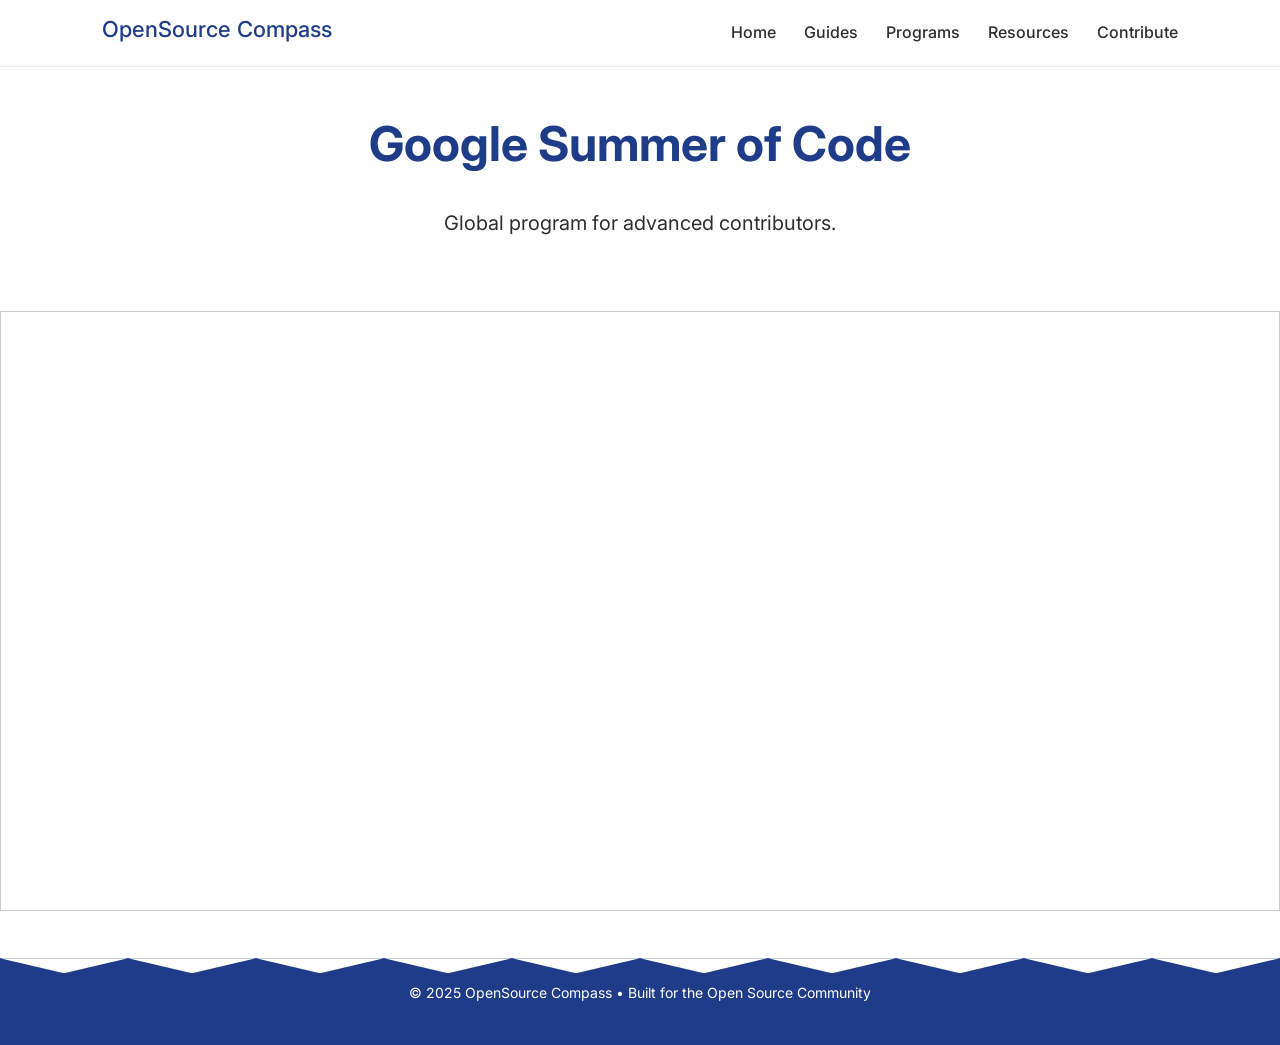
<file: gsoc.html>
<!DOCTYPE html>
<html lang="en">
<head>
    <meta charset="UTF-8">
    <title>OpenSource Compass</title>
    <meta name="viewport" content="width=device-width, initial-scale=1.0">

    <!-- Google Font -->
    <link href="https://fonts.googleapis.com/css2?family=Inter:wght@400;600;700&display=swap" rel="stylesheet">
    <link href="https://cdn.jsdelivr.net/npm/bootstrap@5.3.8/dist/css/bootstrap.min.css" rel="stylesheet" integrity="sha384-sRIl4kxILFvY47J16cr9ZwB07vP4J8+LH7qKQnuqkuIAvNWLzeN8tE5YBujZqJLB" crossorigin="anonymous">

    <link rel="stylesheet" href="css/style.css">

    <style>
        :root {
            --primary-blue: #1F3C88;
            --secondary-blue: #4D96FF;
            --light-gray: #F5F7FA;
            --text-dark: #2E2E2E;
            --success-green: #3CCF91;
            --white: #FFFFFF;
        }

        * {
            margin: 0;
            padding: 0;
            box-sizing: border-box;
            font-family: 'Inter', sans-serif;
        }

        body {
            background-color: var(--white);
            color: var(--text-dark);
            line-height: 1.6;
        }

        /* ---------- Navbar ---------- */
        header {
            background-color: var(--white);
            border-bottom: 1px solid #eaeaea;
            padding: 16px 8%;
            display: flex;
            justify-content: space-between;
            align-items: center;
        }

        header h1 {
            color: var(--primary-blue);
            font-size: 22px;
        }

        nav a {
            margin-left: 24px;
            text-decoration: none;
            color: var(--text-dark);
            font-weight: 500;
        }

        nav a:hover {
            color: var(--secondary-blue);
        }

        /* ---------- Hero Section ---------- */
        .hero {
            background-color: var(--light-gray);
            padding: 80px 8%;
            display: flex;
            flex-direction: column;
            align-items: flex-start;
        }

        .hero h2 {
            font-size: 42px;
            color: var(--primary-blue);
            margin-bottom: 16px;
        }

        .hero p {
            max-width: 600px;
            font-size: 18px;
            margin-bottom: 32px;
        }

        .hero button {
            background-color: var(--secondary-blue);
            color: var(--white);
            border: none;
            padding: 14px 28px;
            font-size: 16px;
            border-radius: 6px;
            cursor: pointer;
        }

        .hero button:hover {
            background-color: var(--primary-blue);
        }

        /* ---------- Section Common ---------- */
        section {
            padding: 64px 8%;
        }

        section h3 {
            font-size: 28px;
            color: var(--primary-blue);
            margin-bottom: 12px;
        }

        section p {
            max-width: 700px;
            margin-bottom: 32px;
        }

        /* ---------- Cards ---------- */
        .card-container {
            display: grid;
            grid-template-columns: repeat(auto-fit, minmax(250px, 1fr));
            gap: 24px;
        }

        .card {
            background-color: var(--white);
            padding: 24px;
            border-radius: 8px;
            box-shadow: 0 8px 20px rgba(0,0,0,0.05);
        }

        .card h4 {
            margin-bottom: 10px;
            color: var(--secondary-blue);
        }

        /* ---------- Programs Section ---------- */
        .programs {
            background-color: var(--light-gray);
        }

        .badge {
            display: inline-block;
            background-color: var(--success-green);
            color: var(--white);
            padding: 4px 10px;
            border-radius: 12px;
            font-size: 12px;
            margin-top: 10px;
        }

        /* ---------- Footer ---------- */
        footer {
            background-color: var(--primary-blue);
            color: var(--white);
            text-align: center;
            padding: 24px;
            margin-top: 40px;
        }

        footer p {
            font-size: 14px;
        }

        /* ---------- Responsive ---------- */
        @media (max-width: 768px) {
            .hero h2 {
                font-size: 32px;
            }
        }
    </style>
</head>

<!-- Navbar -->
<header>
    <h1>OpenSource Compass</h1>
    <nav>
        <a href="index.html">Home</a>
        <a href="guides.html">Guides</a>
        <a href="#">Programs</a>
        <a href="#">Resources</a>
        <a href="#">Contribute</a>
    </nav>
</header>

<div class="py-5"> 
    <h1 class="display-5 fw-bold text-center" style="color: #1F3C88;">Google Summer of Code</h1><br>

    <div class="col-lg-6 mx-auto"> 
        <p class="fs-5 mb-4 text-center">
  Global program for advanced contributors.
</p>

    </div> 
</div>

<iframe 
  src="guides_pdf/GSoC .pdf" 
  width="100%" 
  height="600px" 
  style="border:1px solid #ccc;"
  title="Embedded PDF">
</iframe>

<footer>
    <p>© 2025 OpenSource Compass • Built for the Open Source Community</p>
</footer>

</html>
</file>
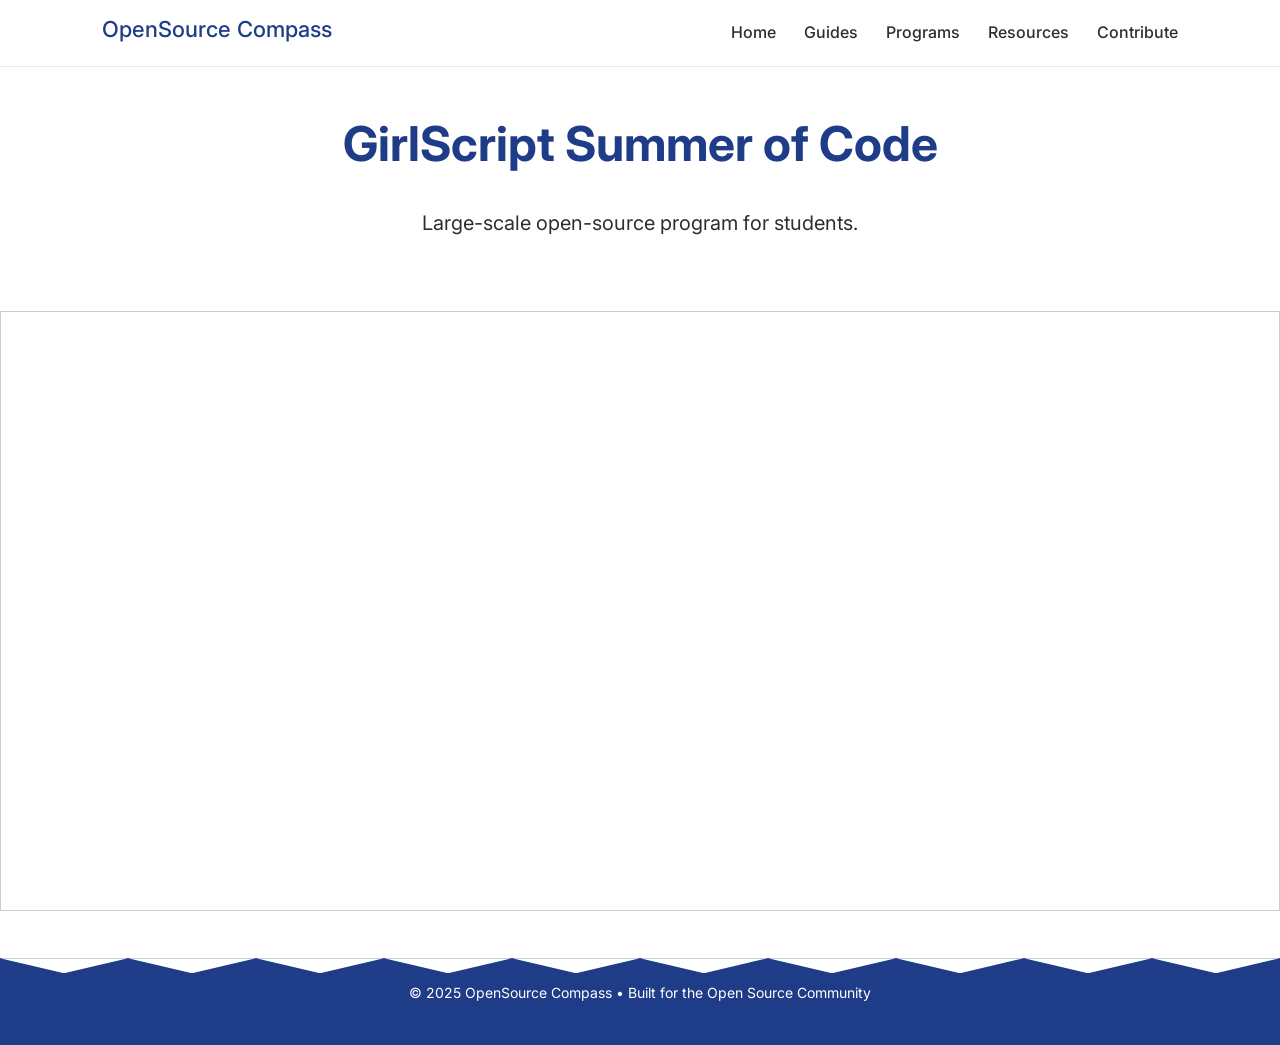
<file: gssoc.html>
<!DOCTYPE html>
<html lang="en">
<head>
    <meta charset="UTF-8">
    <title>OpenSource Compass</title>
    <meta name="viewport" content="width=device-width, initial-scale=1.0">

    <!-- Google Font -->
    <link href="https://fonts.googleapis.com/css2?family=Inter:wght@400;600;700&display=swap" rel="stylesheet">
    <link href="https://cdn.jsdelivr.net/npm/bootstrap@5.3.8/dist/css/bootstrap.min.css" rel="stylesheet" integrity="sha384-sRIl4kxILFvY47J16cr9ZwB07vP4J8+LH7qKQnuqkuIAvNWLzeN8tE5YBujZqJLB" crossorigin="anonymous">

    <link rel="stylesheet" href="css/style.css">

    <style>
        :root {
            --primary-blue: #1F3C88;
            --secondary-blue: #4D96FF;
            --light-gray: #F5F7FA;
            --text-dark: #2E2E2E;
            --success-green: #3CCF91;
            --white: #FFFFFF;
        }

        * {
            margin: 0;
            padding: 0;
            box-sizing: border-box;
            font-family: 'Inter', sans-serif;
        }

        body {
            background-color: var(--white);
            color: var(--text-dark);
            line-height: 1.6;
        }

        /* ---------- Navbar ---------- */
        header {
            background-color: var(--white);
            border-bottom: 1px solid #eaeaea;
            padding: 16px 8%;
            display: flex;
            justify-content: space-between;
            align-items: center;
        }

        header h1 {
            color: var(--primary-blue);
            font-size: 22px;
        }

        nav a {
            margin-left: 24px;
            text-decoration: none;
            color: var(--text-dark);
            font-weight: 500;
        }

        nav a:hover {
            color: var(--secondary-blue);
        }

        /* ---------- Hero Section ---------- */
        .hero {
            background-color: var(--light-gray);
            padding: 80px 8%;
            display: flex;
            flex-direction: column;
            align-items: flex-start;
        }

        .hero h2 {
            font-size: 42px;
            color: var(--primary-blue);
            margin-bottom: 16px;
        }

        .hero p {
            max-width: 600px;
            font-size: 18px;
            margin-bottom: 32px;
        }

        .hero button {
            background-color: var(--secondary-blue);
            color: var(--white);
            border: none;
            padding: 14px 28px;
            font-size: 16px;
            border-radius: 6px;
            cursor: pointer;
        }

        .hero button:hover {
            background-color: var(--primary-blue);
        }

        /* ---------- Section Common ---------- */
        section {
            padding: 64px 8%;
        }

        section h3 {
            font-size: 28px;
            color: var(--primary-blue);
            margin-bottom: 12px;
        }

        section p {
            max-width: 700px;
            margin-bottom: 32px;
        }

        /* ---------- Cards ---------- */
        .card-container {
            display: grid;
            grid-template-columns: repeat(auto-fit, minmax(250px, 1fr));
            gap: 24px;
        }

        .card {
            background-color: var(--white);
            padding: 24px;
            border-radius: 8px;
            box-shadow: 0 8px 20px rgba(0,0,0,0.05);
        }

        .card h4 {
            margin-bottom: 10px;
            color: var(--secondary-blue);
        }

        /* ---------- Programs Section ---------- */
        .programs {
            background-color: var(--light-gray);
        }

        .badge {
            display: inline-block;
            background-color: var(--success-green);
            color: var(--white);
            padding: 4px 10px;
            border-radius: 12px;
            font-size: 12px;
            margin-top: 10px;
        }

        /* ---------- Footer ---------- */
        footer {
            background-color: var(--primary-blue);
            color: var(--white);
            text-align: center;
            padding: 24px;
            margin-top: 40px;
        }

        footer p {
            font-size: 14px;
        }

        /* ---------- Responsive ---------- */
        @media (max-width: 768px) {
            .hero h2 {
                font-size: 32px;
            }
        }
    </style>
</head>

<!-- Navbar -->
<header>
    <h1>OpenSource Compass</h1>
    <nav>
        <a href="index.html">Home</a>
        <a href="guides.html">Guides</a>
        <a href="#">Programs</a>
        <a href="#">Resources</a>
        <a href="#">Contribute</a>
    </nav>
</header>

<div class="py-5"> 
    <h1 class="display-5 fw-bold text-center" style="color: #1F3C88;">GirlScript Summer of Code</h1><br>

    <div class="col-lg-6 mx-auto"> 
        <p class="fs-5 mb-4 text-center">
  Large-scale open-source program for students.
</p>

    </div> 
</div>

<iframe 
  src="guides_pdf/GSSOC.pdf" 
  width="100%" 
  height="600px" 
  style="border:1px solid #ccc;"
  title="Embedded PDF">
</iframe>

<footer>
    <p>© 2025 OpenSource Compass • Built for the Open Source Community</p>
</footer>

</html>
</file>
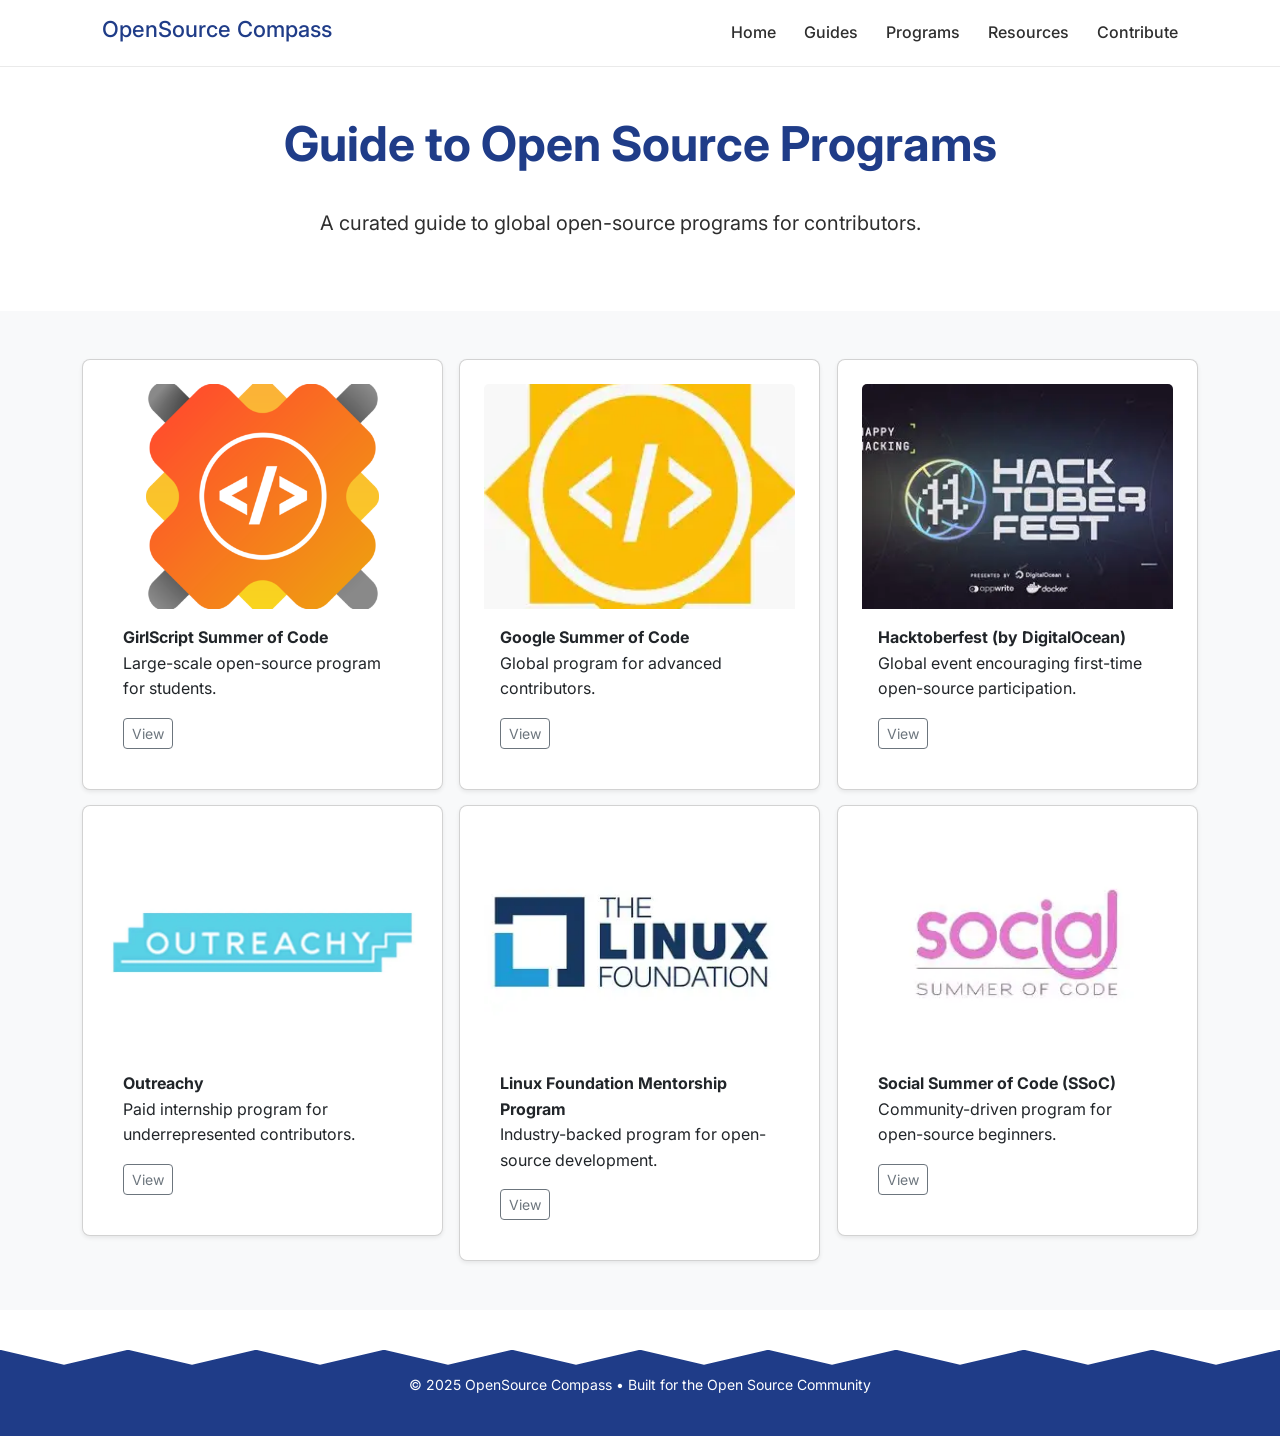
<file: guides.html>
<!DOCTYPE html>
<html lang="en">
<head>
    <meta charset="UTF-8">
    <title>OpenSource Compass</title>
    <meta name="viewport" content="width=device-width, initial-scale=1.0">

    <!-- Google Font -->
    <link href="https://fonts.googleapis.com/css2?family=Inter:wght@400;600;700&display=swap" rel="stylesheet">
    <link rel="stylesheet" href="css/style.css">
    <link href="https://cdn.jsdelivr.net/npm/bootstrap@5.3.8/dist/css/bootstrap.min.css" rel="stylesheet" integrity="sha384-sRIl4kxILFvY47J16cr9ZwB07vP4J8+LH7qKQnuqkuIAvNWLzeN8tE5YBujZqJLB" crossorigin="anonymous">

    <style>
        :root {
            --primary-blue: #1F3C88;
            --secondary-blue: #4D96FF;
            --light-gray: #F5F7FA;
            --text-dark: #2E2E2E;
            --success-green: #3CCF91;
            --white: #FFFFFF;
        }

        * {
            margin: 0;
            padding: 0;
            box-sizing: border-box;
            font-family: 'Inter', sans-serif;
        }

        body {
            background-color: var(--white);
            color: var(--text-dark);
            line-height: 1.6;
        }

        /* ---------- Navbar ---------- */
        header {
            background-color: var(--white);
            border-bottom: 1px solid #eaeaea;
            padding: 16px 8%;
            display: flex;
            justify-content: space-between;
            align-items: center;
        }

        header h1 {
            color: var(--primary-blue);
            font-size: 22px;
        }

        nav a {
            margin-left: 24px;
            text-decoration: none;
            color: var(--text-dark);
            font-weight: 500;
        }

        nav a:hover {
            color: var(--secondary-blue);
        }

        /* ---------- Hero Section ---------- */
        .hero {
            background-color: var(--light-gray);
            padding: 80px 8%;
            display: flex;
            flex-direction: column;
            align-items: flex-start;
        }

        .hero h2 {
            font-size: 42px;
            color: var(--primary-blue);
            margin-bottom: 16px;
        }

        .hero p {
            max-width: 600px;
            font-size: 18px;
            margin-bottom: 32px;
        }

        .hero button {
            background-color: var(--secondary-blue);
            color: var(--white);
            border: none;
            padding: 14px 28px;
            font-size: 16px;
            border-radius: 6px;
            cursor: pointer;
        }

        .hero button:hover {
            background-color: var(--primary-blue);
        }

        /* ---------- Section Common ---------- */
        section {
            padding: 64px 8%;
        }

        section h3 {
            font-size: 28px;
            color: var(--primary-blue);
            margin-bottom: 12px;
        }

        section p {
            max-width: 700px;
            margin-bottom: 32px;
        }

        /* ---------- Cards ---------- */
        .card-container {
            display: grid;
            grid-template-columns: repeat(auto-fit, minmax(250px, 1fr));
            gap: 24px;
        }

        .card {
            background-color: var(--white);
            padding: 24px;
            border-radius: 8px;
            box-shadow: 0 8px 20px rgba(0,0,0,0.05);
        }

        .card h4 {
            margin-bottom: 10px;
            color: var(--secondary-blue);
        }

        /* ---------- Programs Section ---------- */
        .programs {
            background-color: var(--light-gray);
        }

        .badge {
            display: inline-block;
            background-color: var(--success-green);
            color: var(--white);
            padding: 4px 10px;
            border-radius: 12px;
            font-size: 12px;
            margin-top: 10px;
        }

        /* ---------- Footer ---------- */
        footer {
            background-color: var(--primary-blue);
            color: var(--white);
            text-align: center;
            padding: 24px;
            margin-top: 40px;
        }

        footer p {
            font-size: 14px;
        }

        /* ---------- Responsive ---------- */
        @media (max-width: 768px) {
            .hero h2 {
                font-size: 32px;
            }
        }
    </style>
</head>

<body>

<!-- Navbar -->
<header>
    <h1>OpenSource Compass</h1>
    <nav>
        <a href="index.html">Home</a>
        <a href="guides.html">Guides</a>
        <a href="#">Programs</a>
        <a href="#">Resources</a>
        <a href="#">Contribute</a>
    </nav>
</header>

<div class="py-5"> 
    <h1 class="display-5 fw-bold text-center" style="color: #1F3C88;">Guide to Open Source Programs</h1><br>

    <div class="col-lg-6 mx-auto"> 
        <p class="fs-5 mb-4">A curated guide to global open-source programs for contributors.</p> 
    </div> 
</div>

<div class="album py-5 bg-body-tertiary"> 
    <div class="container"> 
        <div class="row row-cols-1 row-cols-sm-2 row-cols-md-3 g-3"> 
            <div class="col"> 
                <div class="card shadow-sm"> 
                    <img src="assets/program_logo/ggsoc.png" class="card-img-top"alt="Thumbnail image"style="height: 225px; object-fit: cover;">
                    <div class="card-body"> 
                        <p class="card-text"> <strong>GirlScript Summer of Code</strong> <br>Large-scale open-source program for students.</p> 
                        <div class="d-flex justify-content-between align-items-center"> 
                            <div class="btn-group"> 
                                <a href="gssoc.html" class="btn btn-sm btn-outline-secondary">View</a>
                            </div> 
                        </div> 
                    </div> 
                </div> 
            </div> 
            <div class="col"> 
                <div class="card shadow-sm"> 
                    <img src="assets/program_logo/gsoc.webp" class="card-img-top"alt="Thumbnail image"style="height: 225px; object-fit: cover;">
                    <div class="card-body"> 
                        <p class="card-text"> <strong>Google Summer of Code</strong> <br>Global program for advanced contributors.</p> 
                        <div class="d-flex justify-content-between align-items-center"> 
                            <div class="btn-group"> 
                                <a href="gsoc.html" class="btn btn-sm btn-outline-secondary">View</a>
                            </div>  
                        </div> 
                    </div> 
                </div> 
            </div> 
            <div class="col"> 
                <div class="card shadow-sm"> 
                    <img src="assets/program_logo/hacktober.webp" class="card-img-top"alt="Thumbnail image"style="height: 225px; object-fit: cover;">
                    <div class="card-body"> 
                        <p class="card-text"> <strong>Hacktoberfest (by DigitalOcean)</strong> <br>Global event encouraging first-time open-source participation.</p> 
                        <div class="d-flex justify-content-between align-items-center"> 
                            <div class="btn-group"> 
                                <a href="hacktober.html" class="btn btn-sm btn-outline-secondary">View</a>
                            </div>  
                        </div> 
                    </div> 
                </div> 
            </div> 
            <div class="col"> 
                <div class="card shadow-sm"> 
                    <img src="assets/program_logo/outreachy.webp" class="card-img-top"alt="Thumbnail image"style="height: 225px; object-fit: cover;">
                    <div class="card-body"> 
                        <p class="card-text"> <strong>Outreachy</strong> <br>Paid internship program for underrepresented contributors.</p> 
                        <div class="d-flex justify-content-between align-items-center"> 
                            <div class="btn-group"> 
                                <a href="outreachy.html" class="btn btn-sm btn-outline-secondary">View</a>
                            </div> 
                        </div> 
                    </div> 
                </div> 
            </div>
            <div class="col"> 
                <div class="card shadow-sm"> 
                    <img src="assets/program_logo/linux.webp" class="card-img-top"alt="Thumbnail image"style="height: 225px; object-fit: cover;">
                    <div class="card-body"> 
                        <p class="card-text"> <strong>Linux Foundation Mentorship Program</strong> <br>Industry-backed program for open-source development.</p> 
                        <div class="d-flex justify-content-between align-items-center"> 
                            <div class="btn-group"> 
                                <a href="linux.html" class="btn btn-sm btn-outline-secondary">View</a>
                            </div>  
                        </div> 
                    </div> 
                </div> 
            </div>
            <div class="col"> 
                <div class="card shadow-sm"> 
                    <img src="assets/program_logo/ssoc.webp" class="card-img-top"alt="Thumbnail image"style="height: 225px; object-fit: cover;">
                    <div class="card-body"> 
                        <p class="card-text"> <strong>Social Summer of Code (SSoC)</strong> <br>Community-driven program for open-source beginners.</p> 
                        <div class="d-flex justify-content-between align-items-center"> 
                            <div class="btn-group"> 
                                <a href="ssoc.html" class="btn btn-sm btn-outline-secondary">View</a>
                            </div> 
                        </div> 
                    </div> 
                </div> 
            </div>  
        </div> 
    </div> 
</div>
<footer>
    <p>© 2025 OpenSource Compass • Built for the Open Source Community</p>
</footer>
</body>

<script src="https://cdn.jsdelivr.net/npm/bootstrap@5.3.8/dist/js/bootstrap.bundle.min.js" integrity="sha384-FKyoEForCGlyvwx9Hj09JcYn3nv7wiPVlz7YYwJrWVcXK/BmnVDxM+D2scQbITxI" crossorigin="anonymous"></script>
</file>
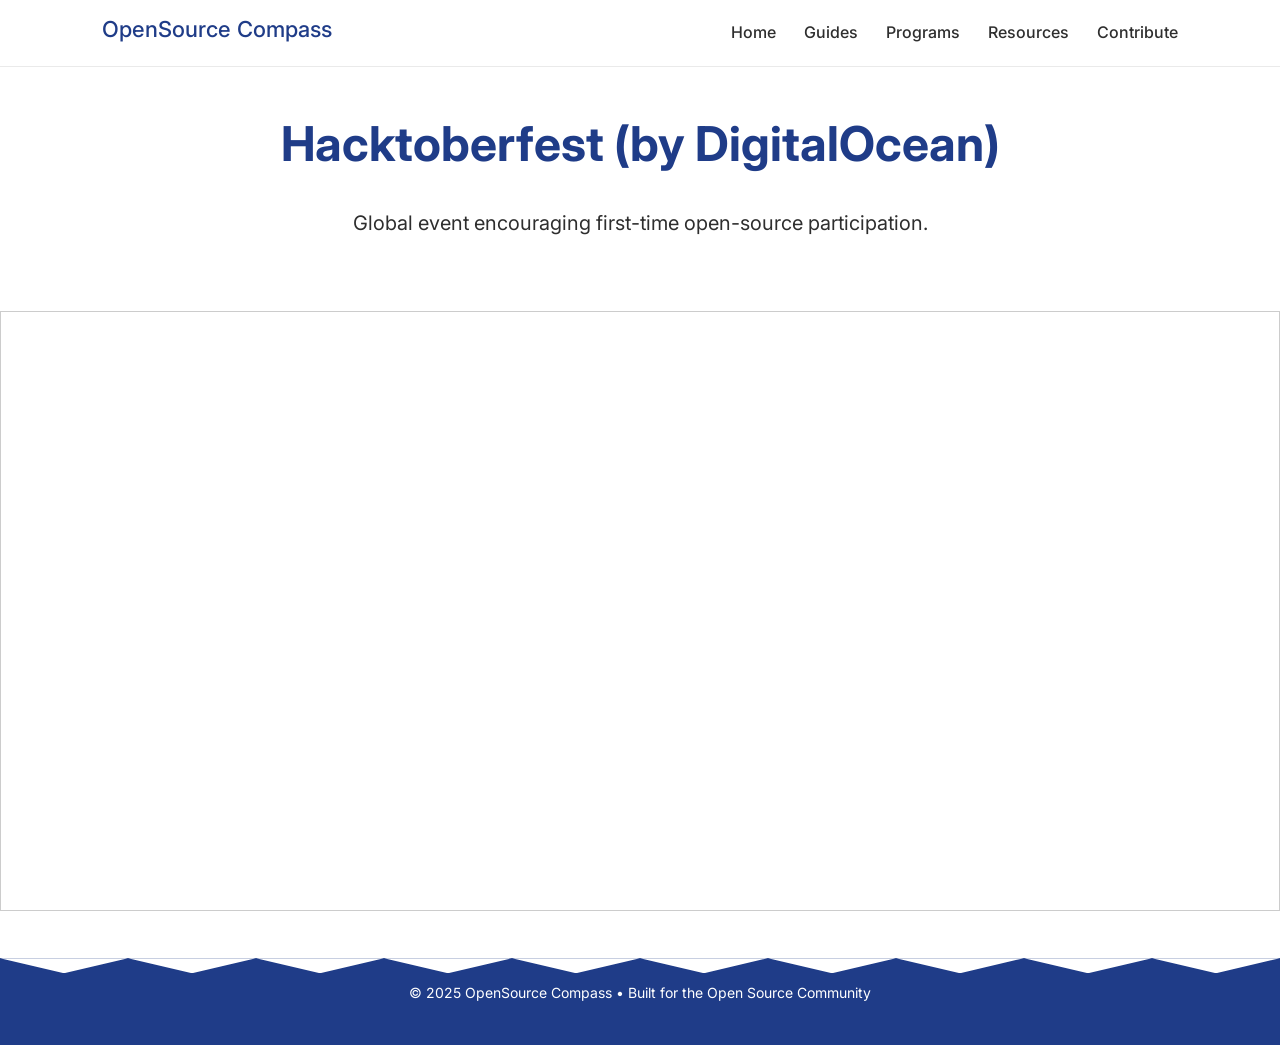
<file: hacktober.html>
<!DOCTYPE html>
<html lang="en">
<head>
    <meta charset="UTF-8">
    <title>OpenSource Compass</title>
    <meta name="viewport" content="width=device-width, initial-scale=1.0">

    <!-- Google Font -->
    <link href="https://fonts.googleapis.com/css2?family=Inter:wght@400;600;700&display=swap" rel="stylesheet">
    <link href="https://cdn.jsdelivr.net/npm/bootstrap@5.3.8/dist/css/bootstrap.min.css" rel="stylesheet" integrity="sha384-sRIl4kxILFvY47J16cr9ZwB07vP4J8+LH7qKQnuqkuIAvNWLzeN8tE5YBujZqJLB" crossorigin="anonymous">

    <link rel="stylesheet" href="css/style.css">

    <style>
        :root {
            --primary-blue: #1F3C88;
            --secondary-blue: #4D96FF;
            --light-gray: #F5F7FA;
            --text-dark: #2E2E2E;
            --success-green: #3CCF91;
            --white: #FFFFFF;
        }

        * {
            margin: 0;
            padding: 0;
            box-sizing: border-box;
            font-family: 'Inter', sans-serif;
        }

        body {
            background-color: var(--white);
            color: var(--text-dark);
            line-height: 1.6;
        }

        /* ---------- Navbar ---------- */
        header {
            background-color: var(--white);
            border-bottom: 1px solid #eaeaea;
            padding: 16px 8%;
            display: flex;
            justify-content: space-between;
            align-items: center;
        }

        header h1 {
            color: var(--primary-blue);
            font-size: 22px;
        }

        nav a {
            margin-left: 24px;
            text-decoration: none;
            color: var(--text-dark);
            font-weight: 500;
        }

        nav a:hover {
            color: var(--secondary-blue);
        }

        /* ---------- Hero Section ---------- */
        .hero {
            background-color: var(--light-gray);
            padding: 80px 8%;
            display: flex;
            flex-direction: column;
            align-items: flex-start;
        }

        .hero h2 {
            font-size: 42px;
            color: var(--primary-blue);
            margin-bottom: 16px;
        }

        .hero p {
            max-width: 600px;
            font-size: 18px;
            margin-bottom: 32px;
        }

        .hero button {
            background-color: var(--secondary-blue);
            color: var(--white);
            border: none;
            padding: 14px 28px;
            font-size: 16px;
            border-radius: 6px;
            cursor: pointer;
        }

        .hero button:hover {
            background-color: var(--primary-blue);
        }

        /* ---------- Section Common ---------- */
        section {
            padding: 64px 8%;
        }

        section h3 {
            font-size: 28px;
            color: var(--primary-blue);
            margin-bottom: 12px;
        }

        section p {
            max-width: 700px;
            margin-bottom: 32px;
        }

        /* ---------- Cards ---------- */
        .card-container {
            display: grid;
            grid-template-columns: repeat(auto-fit, minmax(250px, 1fr));
            gap: 24px;
        }

        .card {
            background-color: var(--white);
            padding: 24px;
            border-radius: 8px;
            box-shadow: 0 8px 20px rgba(0,0,0,0.05);
        }

        .card h4 {
            margin-bottom: 10px;
            color: var(--secondary-blue);
        }

        /* ---------- Programs Section ---------- */
        .programs {
            background-color: var(--light-gray);
        }

        .badge {
            display: inline-block;
            background-color: var(--success-green);
            color: var(--white);
            padding: 4px 10px;
            border-radius: 12px;
            font-size: 12px;
            margin-top: 10px;
        }

        /* ---------- Footer ---------- */
        footer {
            background-color: var(--primary-blue);
            color: var(--white);
            text-align: center;
            padding: 24px;
            margin-top: 40px;
        }

        footer p {
            font-size: 14px;
        }

        /* ---------- Responsive ---------- */
        @media (max-width: 768px) {
            .hero h2 {
                font-size: 32px;
            }
        }
    </style>
</head>

<!-- Navbar -->
<header>
    <h1>OpenSource Compass</h1>
    <nav>
        <a href="index.html">Home</a>
        <a href="guides.html">Guides</a>
        <a href="#">Programs</a>
        <a href="#">Resources</a>
        <a href="#">Contribute</a>
    </nav>
</header>

<div class="py-5"> 
    <h1 class="display-5 fw-bold text-center" style="color: #1F3C88;">Hacktoberfest (by DigitalOcean)</h1><br>

    <div class="col-lg-6 mx-auto"> 
        <p class="fs-5 mb-4 text-center">
  Global event encouraging first-time open-source participation.
</p>

    </div> 
</div>

<iframe 
  src="guides_pdf/Hacktoberfest.pdf" 
  width="100%" 
  height="600px" 
  style="border:1px solid #ccc;"
  title="Embedded PDF">
</iframe>

<footer>
    <p>© 2025 OpenSource Compass • Built for the Open Source Community</p>
</footer>

</html>
</file>
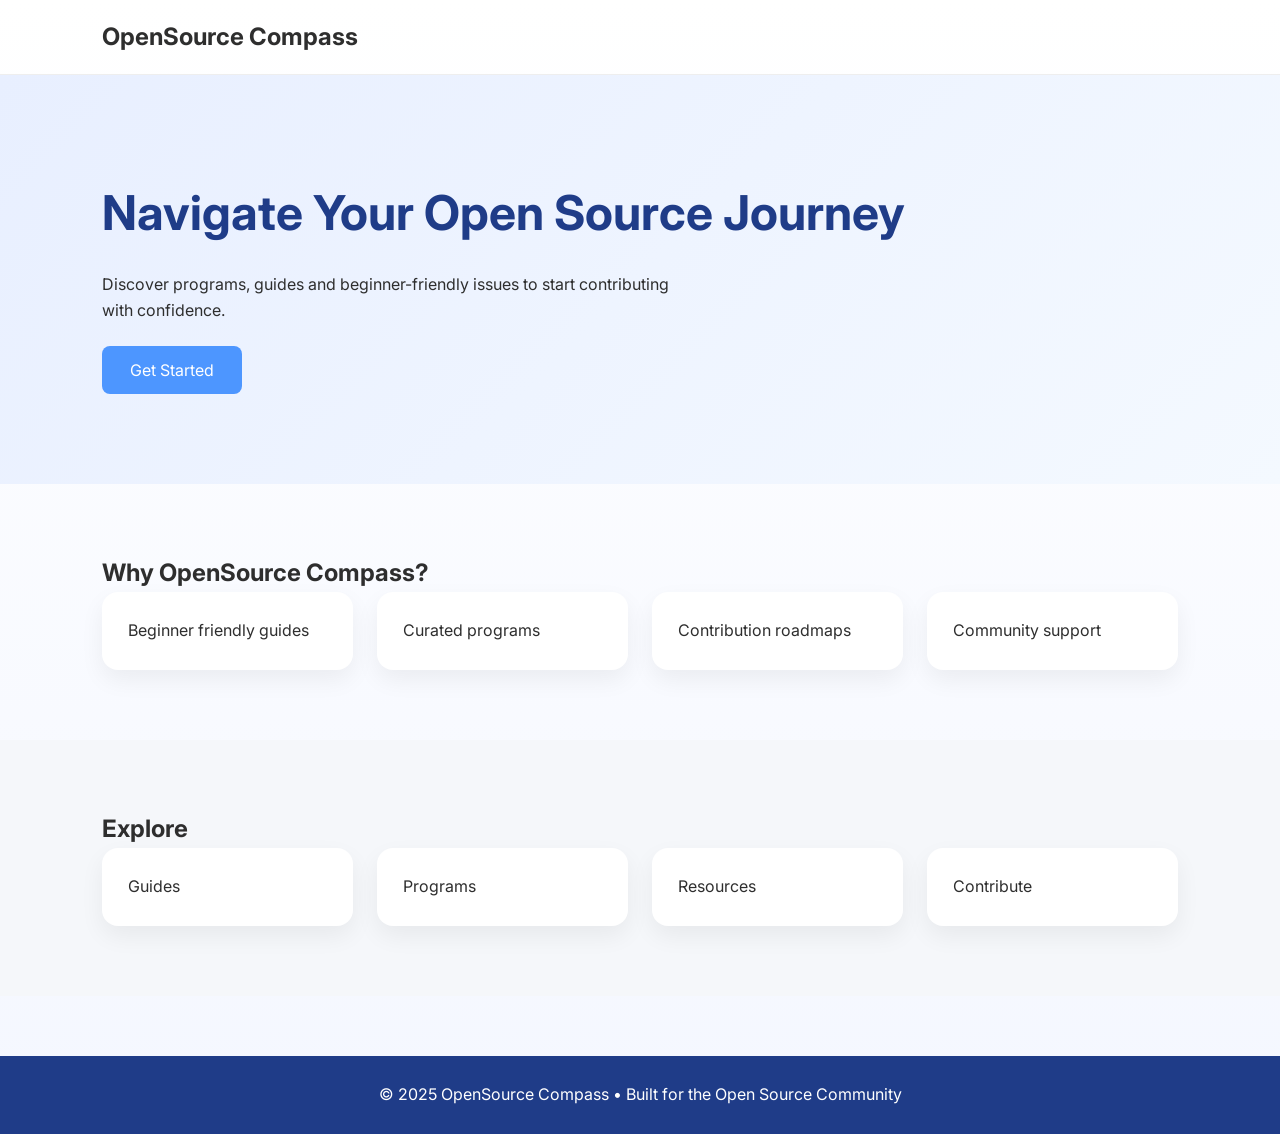
<file: home.html>
<!DOCTYPE html>
<html lang="en">
<head>
<meta charset="UTF-8">
<title>OpenSource Compass</title>
<meta name="viewport" content="width=device-width, initial-scale=1.0">
<link href="https://fonts.googleapis.com/css2?family=Inter:wght@400;600;700&display=swap" rel="stylesheet">
<style>
:root{--p:#1F3C88;--s:#4D96FF;--g:#F5F7FA;--d:#2E2E2E;--w:#fff}
*{margin:0;padding:0;box-sizing:border-box;font-family:Inter,sans-serif}
body{background:var(--w);color:var(--d);line-height:1.6}
header{display:flex;justify-content:space-between;align-items:center;padding:18px 8%;border-bottom:1px solid #eee}
nav a{margin-left:22px;text-decoration:none;color:var(--d);font-weight:500}
nav a:hover{color:var(--s)}
.hero{background:linear-gradient(135deg,#e8efff,#f4f9ff);padding:100px 8%}
.hero h1{font-size:48px;color:var(--p)}
.hero p{max-width:600px;margin:20px 0 35px}
.btn{background:var(--s);color:#fff;padding:14px 28px;border-radius:8px;text-decoration:none}
section{padding:70px 8%}
.grid{display:grid;grid-template-columns:repeat(auto-fit,minmax(240px,1fr));gap:24px}
.card{background:#fff;padding:26px;border-radius:16px;box-shadow:0 10px 25px rgba(0,0,0,.06)}
footer{text-align:center;background:var(--p);color:#fff;padding:26px;margin-top:60px}
body{background:linear-gradient(180deg,#ffffff,#f4f7ff)}.card:hover{transform:translateY(-6px);transition:.3s}.btn:hover{opacity:.9}
</style>
</head>
<body>
<header>
<h2>OpenSource Compass</h2>

</header>
<section class="hero">
<h1>Navigate Your Open Source Journey</h1>
<p>Discover programs, guides and beginner-friendly issues to start contributing with confidence.</p>
<a href="#" class="btn">Get Started</a>
</section>
<section>
<h2>Why OpenSource Compass?</h2>
<div class="grid">
<div class="card">Beginner friendly guides</div>
<div class="card">Curated programs</div>
<div class="card">Contribution roadmaps</div>
<div class="card">Community support</div>
</div>
</section>
<section style="background:var(--g)">
<h2>Explore</h2>
<div class="grid">
<div class="card">Guides</div><div class="card">Programs</div><div class="card">Resources</div><div class="card">Contribute</div>
</div>
</section>
<footer>
    <p>© 2025 OpenSource Compass • Built for the Open Source Community</p>
</footer>
</body>
</html>
</file>
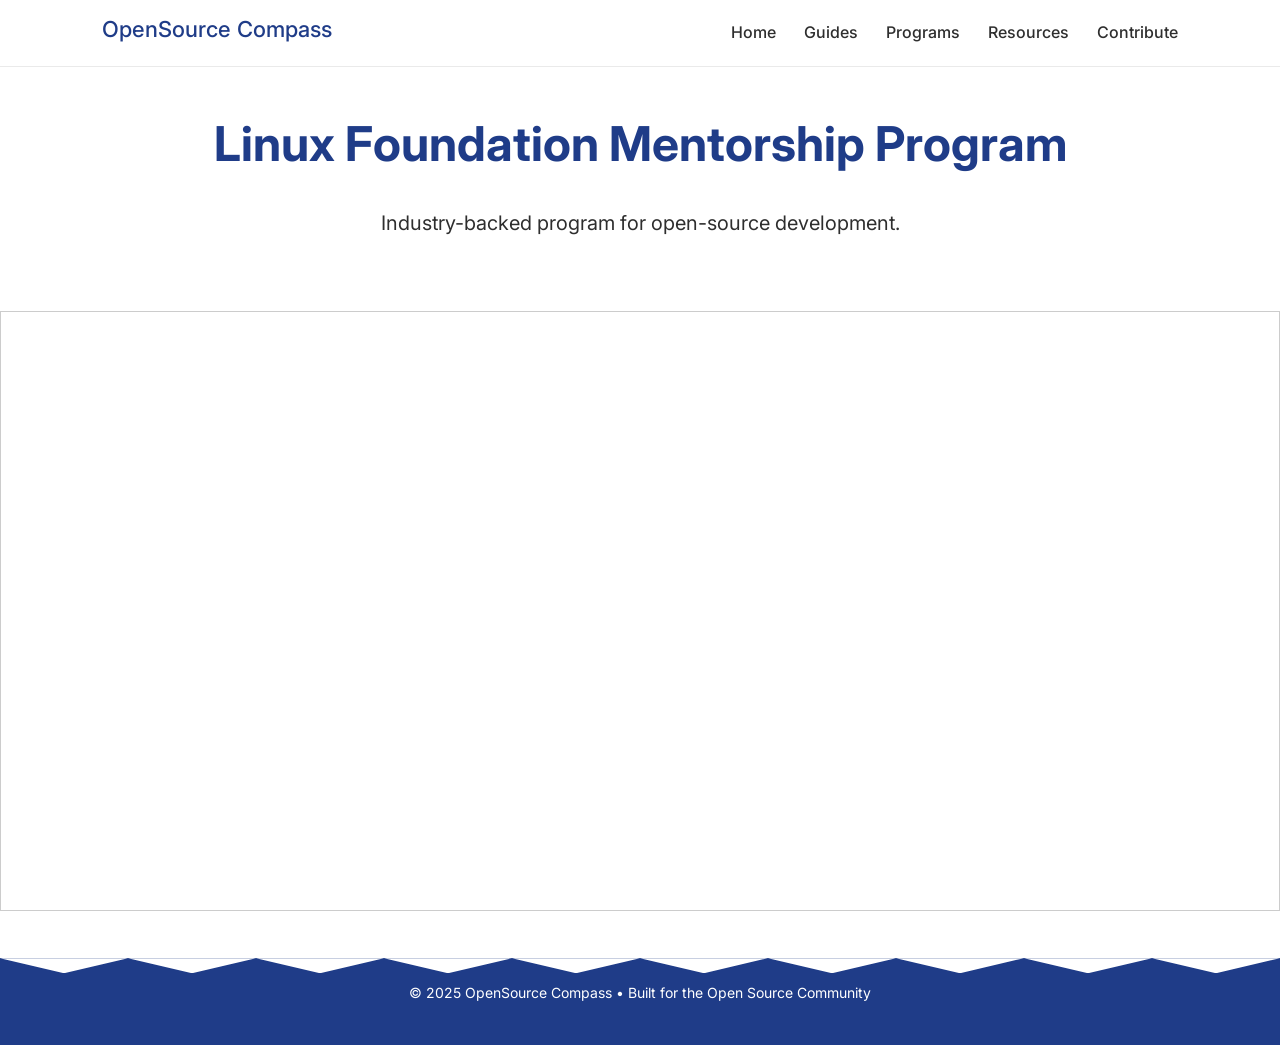
<file: linux.html>
<!DOCTYPE html>
<html lang="en">
<head>
    <meta charset="UTF-8">
    <title>OpenSource Compass</title>
    <meta name="viewport" content="width=device-width, initial-scale=1.0">

    <!-- Google Font -->
    <link href="https://fonts.googleapis.com/css2?family=Inter:wght@400;600;700&display=swap" rel="stylesheet">
    <link href="https://cdn.jsdelivr.net/npm/bootstrap@5.3.8/dist/css/bootstrap.min.css" rel="stylesheet" integrity="sha384-sRIl4kxILFvY47J16cr9ZwB07vP4J8+LH7qKQnuqkuIAvNWLzeN8tE5YBujZqJLB" crossorigin="anonymous">

    <link rel="stylesheet" href="css/style.css">

    <style>
        :root {
            --primary-blue: #1F3C88;
            --secondary-blue: #4D96FF;
            --light-gray: #F5F7FA;
            --text-dark: #2E2E2E;
            --success-green: #3CCF91;
            --white: #FFFFFF;
        }

        * {
            margin: 0;
            padding: 0;
            box-sizing: border-box;
            font-family: 'Inter', sans-serif;
        }

        body {
            background-color: var(--white);
            color: var(--text-dark);
            line-height: 1.6;
        }

        /* ---------- Navbar ---------- */
        header {
            background-color: var(--white);
            border-bottom: 1px solid #eaeaea;
            padding: 16px 8%;
            display: flex;
            justify-content: space-between;
            align-items: center;
        }

        header h1 {
            color: var(--primary-blue);
            font-size: 22px;
        }

        nav a {
            margin-left: 24px;
            text-decoration: none;
            color: var(--text-dark);
            font-weight: 500;
        }

        nav a:hover {
            color: var(--secondary-blue);
        }

        /* ---------- Hero Section ---------- */
        .hero {
            background-color: var(--light-gray);
            padding: 80px 8%;
            display: flex;
            flex-direction: column;
            align-items: flex-start;
        }

        .hero h2 {
            font-size: 42px;
            color: var(--primary-blue);
            margin-bottom: 16px;
        }

        .hero p {
            max-width: 600px;
            font-size: 18px;
            margin-bottom: 32px;
        }

        .hero button {
            background-color: var(--secondary-blue);
            color: var(--white);
            border: none;
            padding: 14px 28px;
            font-size: 16px;
            border-radius: 6px;
            cursor: pointer;
        }

        .hero button:hover {
            background-color: var(--primary-blue);
        }

        /* ---------- Section Common ---------- */
        section {
            padding: 64px 8%;
        }

        section h3 {
            font-size: 28px;
            color: var(--primary-blue);
            margin-bottom: 12px;
        }

        section p {
            max-width: 700px;
            margin-bottom: 32px;
        }

        /* ---------- Cards ---------- */
        .card-container {
            display: grid;
            grid-template-columns: repeat(auto-fit, minmax(250px, 1fr));
            gap: 24px;
        }

        .card {
            background-color: var(--white);
            padding: 24px;
            border-radius: 8px;
            box-shadow: 0 8px 20px rgba(0,0,0,0.05);
        }

        .card h4 {
            margin-bottom: 10px;
            color: var(--secondary-blue);
        }

        /* ---------- Programs Section ---------- */
        .programs {
            background-color: var(--light-gray);
        }

        .badge {
            display: inline-block;
            background-color: var(--success-green);
            color: var(--white);
            padding: 4px 10px;
            border-radius: 12px;
            font-size: 12px;
            margin-top: 10px;
        }

        /* ---------- Footer ---------- */
        footer {
            background-color: var(--primary-blue);
            color: var(--white);
            text-align: center;
            padding: 24px;
            margin-top: 40px;
        }

        footer p {
            font-size: 14px;
        }

        /* ---------- Responsive ---------- */
        @media (max-width: 768px) {
            .hero h2 {
                font-size: 32px;
            }
        }
    </style>
</head>

<!-- Navbar -->
<header>
    <h1>OpenSource Compass</h1>
    <nav>
        <a href="index.html">Home</a>
        <a href="guides.html">Guides</a>
        <a href="#">Programs</a>
        <a href="#">Resources</a>
        <a href="#">Contribute</a>
    </nav>
</header>

<div class="py-5"> 
    <h1 class="display-5 fw-bold text-center" style="color: #1F3C88;">Linux Foundation Mentorship Program</h1><br>

    <div class="col-lg-6 mx-auto"> 
        <p class="fs-5 mb-4 text-center">
  Industry-backed program for open-source development.
</p>

    </div> 
</div>

<iframe 
  src="guides_pdf/LFX Mentorship.pdf" 
  width="100%" 
  height="600px" 
  style="border:1px solid #ccc;"
  title="Embedded PDF">
</iframe>

<footer>
    <p>© 2025 OpenSource Compass • Built for the Open Source Community</p>
</footer>

</html>
</file>
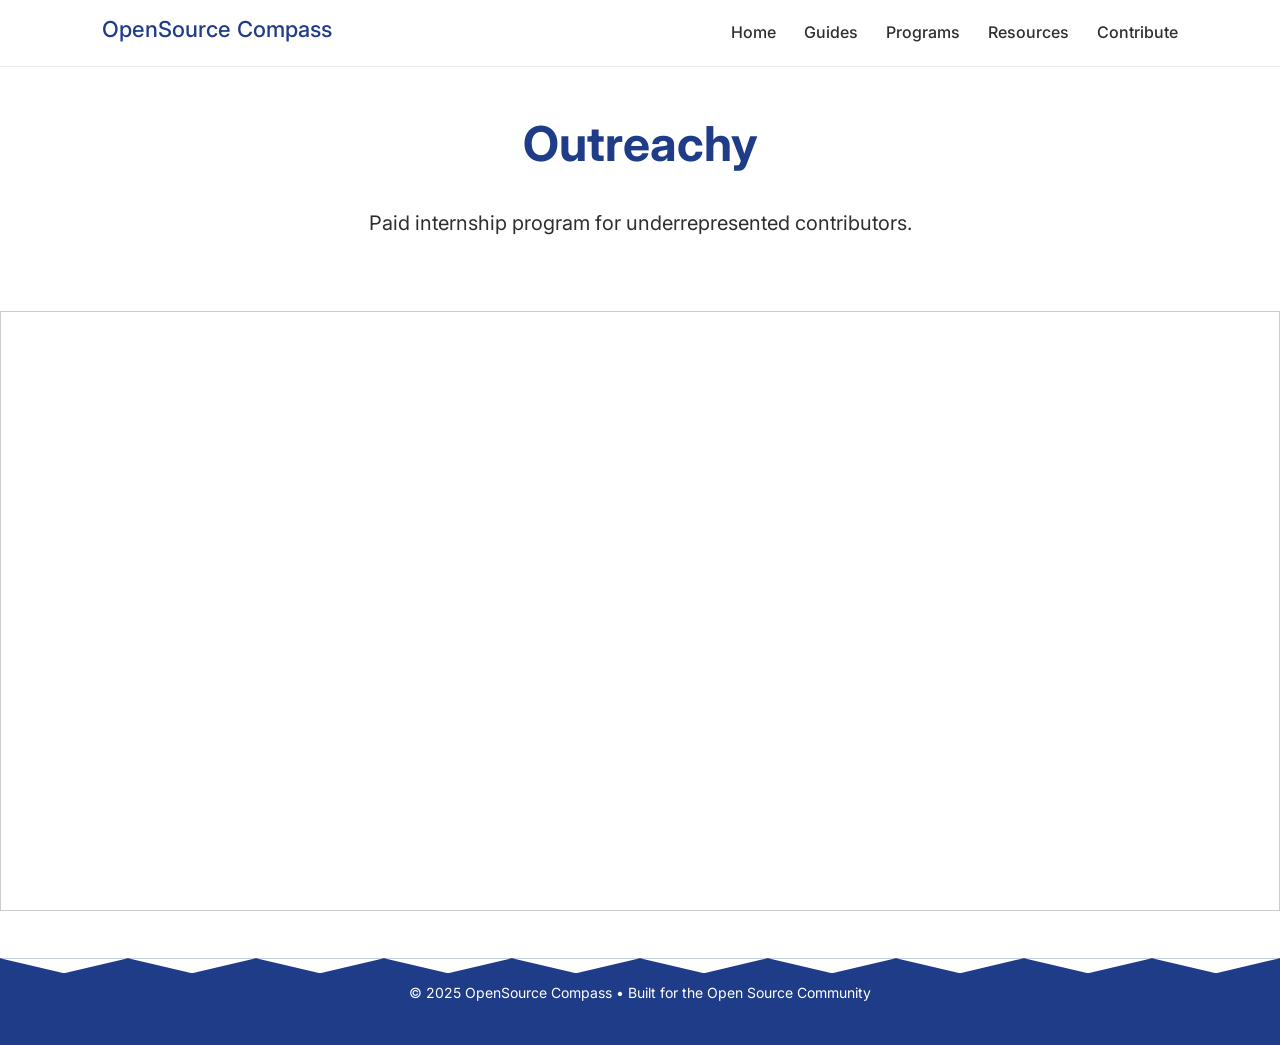
<file: outreachy.html>
<!DOCTYPE html>
<html lang="en">
<head>
    <meta charset="UTF-8">
    <title>OpenSource Compass</title>
    <meta name="viewport" content="width=device-width, initial-scale=1.0">

    <!-- Google Font -->
    <link href="https://fonts.googleapis.com/css2?family=Inter:wght@400;600;700&display=swap" rel="stylesheet">
    <link href="https://cdn.jsdelivr.net/npm/bootstrap@5.3.8/dist/css/bootstrap.min.css" rel="stylesheet" integrity="sha384-sRIl4kxILFvY47J16cr9ZwB07vP4J8+LH7qKQnuqkuIAvNWLzeN8tE5YBujZqJLB" crossorigin="anonymous">

    <link rel="stylesheet" href="css/style.css">

    <style>
        :root {
            --primary-blue: #1F3C88;
            --secondary-blue: #4D96FF;
            --light-gray: #F5F7FA;
            --text-dark: #2E2E2E;
            --success-green: #3CCF91;
            --white: #FFFFFF;
        }

        * {
            margin: 0;
            padding: 0;
            box-sizing: border-box;
            font-family: 'Inter', sans-serif;
        }

        body {
            background-color: var(--white);
            color: var(--text-dark);
            line-height: 1.6;
        }

        /* ---------- Navbar ---------- */
        header {
            background-color: var(--white);
            border-bottom: 1px solid #eaeaea;
            padding: 16px 8%;
            display: flex;
            justify-content: space-between;
            align-items: center;
        }

        header h1 {
            color: var(--primary-blue);
            font-size: 22px;
        }

        nav a {
            margin-left: 24px;
            text-decoration: none;
            color: var(--text-dark);
            font-weight: 500;
        }

        nav a:hover {
            color: var(--secondary-blue);
        }

        /* ---------- Hero Section ---------- */
        .hero {
            background-color: var(--light-gray);
            padding: 80px 8%;
            display: flex;
            flex-direction: column;
            align-items: flex-start;
        }

        .hero h2 {
            font-size: 42px;
            color: var(--primary-blue);
            margin-bottom: 16px;
        }

        .hero p {
            max-width: 600px;
            font-size: 18px;
            margin-bottom: 32px;
        }

        .hero button {
            background-color: var(--secondary-blue);
            color: var(--white);
            border: none;
            padding: 14px 28px;
            font-size: 16px;
            border-radius: 6px;
            cursor: pointer;
        }

        .hero button:hover {
            background-color: var(--primary-blue);
        }

        /* ---------- Section Common ---------- */
        section {
            padding: 64px 8%;
        }

        section h3 {
            font-size: 28px;
            color: var(--primary-blue);
            margin-bottom: 12px;
        }

        section p {
            max-width: 700px;
            margin-bottom: 32px;
        }

        /* ---------- Cards ---------- */
        .card-container {
            display: grid;
            grid-template-columns: repeat(auto-fit, minmax(250px, 1fr));
            gap: 24px;
        }

        .card {
            background-color: var(--white);
            padding: 24px;
            border-radius: 8px;
            box-shadow: 0 8px 20px rgba(0,0,0,0.05);
        }

        .card h4 {
            margin-bottom: 10px;
            color: var(--secondary-blue);
        }

        /* ---------- Programs Section ---------- */
        .programs {
            background-color: var(--light-gray);
        }

        .badge {
            display: inline-block;
            background-color: var(--success-green);
            color: var(--white);
            padding: 4px 10px;
            border-radius: 12px;
            font-size: 12px;
            margin-top: 10px;
        }

        /* ---------- Footer ---------- */
        footer {
            background-color: var(--primary-blue);
            color: var(--white);
            text-align: center;
            padding: 24px;
            margin-top: 40px;
        }

        footer p {
            font-size: 14px;
        }

        /* ---------- Responsive ---------- */
        @media (max-width: 768px) {
            .hero h2 {
                font-size: 32px;
            }
        }
    </style>
</head>

<!-- Navbar -->
<header>
    <h1>OpenSource Compass</h1>
    <nav>
        <a href="index.html">Home</a>
        <a href="guides.html">Guides</a>
        <a href="#">Programs</a>
        <a href="#">Resources</a>
        <a href="#">Contribute</a>
    </nav>
</header>

<div class="py-5"> 
    <h1 class="display-5 fw-bold text-center" style="color: #1F3C88;">Outreachy</h1><br>

    <div class="col-lg-6 mx-auto"> 
        <p class="fs-5 mb-4 text-center">
  Paid internship program for underrepresented contributors.
</p>

    </div> 
</div>

<iframe 
  src="guides_pdf/Outreachy.pdf" 
  width="100%" 
  height="600px" 
  style="border:1px solid #ccc;"
  title="Embedded PDF">
</iframe>

<footer>
    <p>© 2025 OpenSource Compass • Built for the Open Source Community</p>
</footer>

</html>
</file>
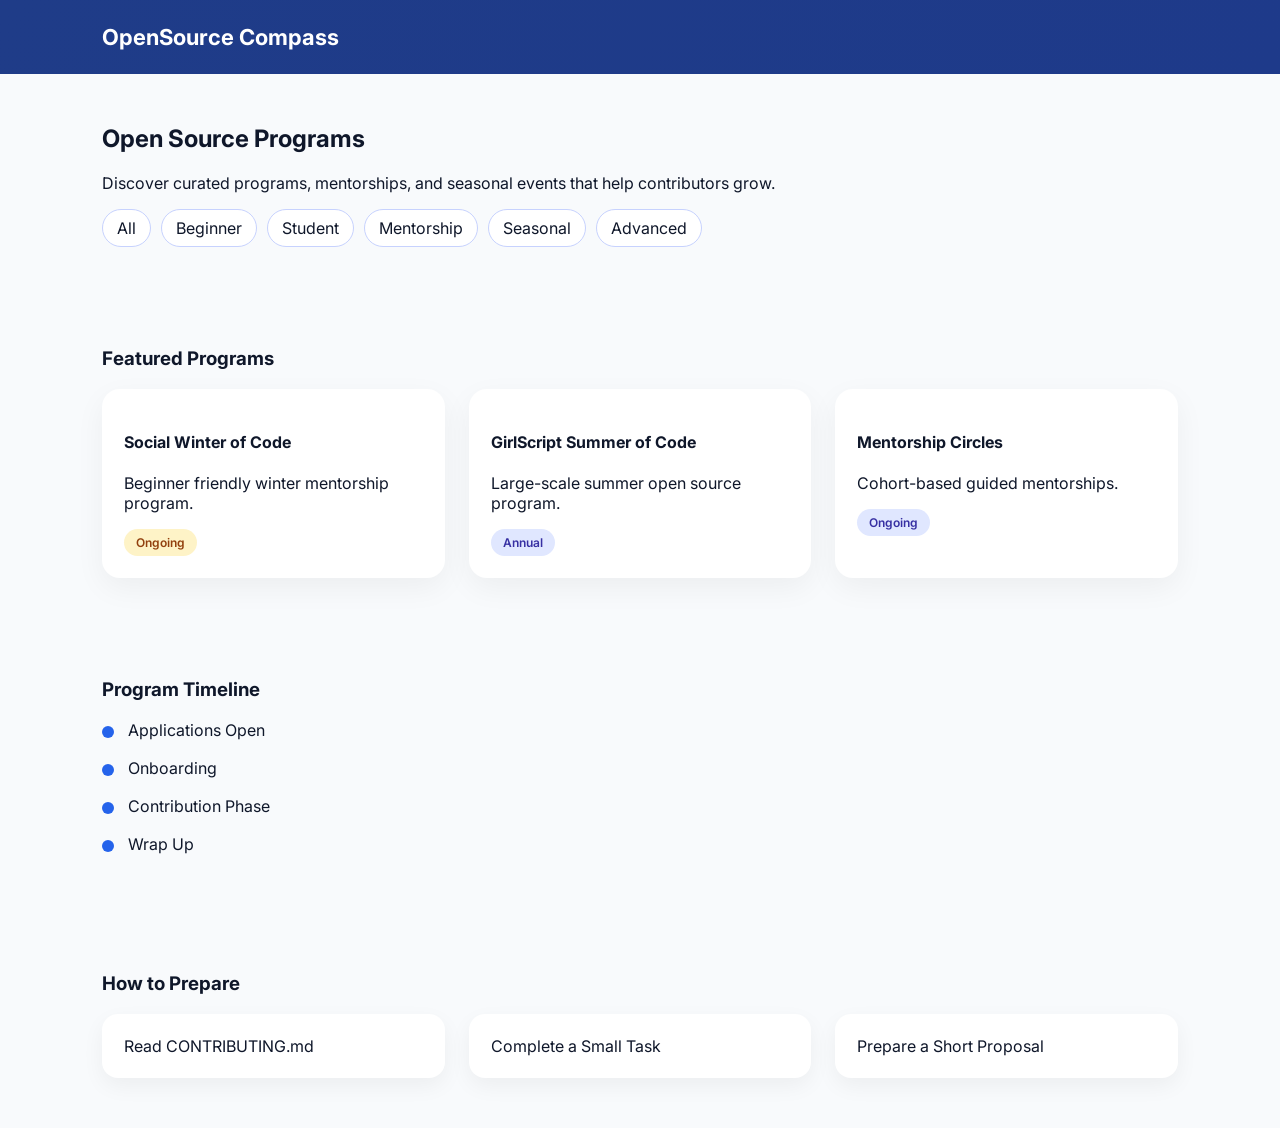
<file: program.html>
<!DOCTYPE html>
<html lang="en">
<head>
<meta charset="utf-8" />
<title>OpenSource Compass — Programs</title>
<meta name="viewport" content="width=device-width, initial-scale=1" />
<link href="https://fonts.googleapis.com/css2?family=Inter:wght@400;600;700&display=swap" rel="stylesheet" />
<style>
:root{--primary:#2563eb;--secondary:#1e40af;--bg:#f8fafc;--card:#ffffff;--text:#0f172a}
*{box-sizing:border-box;font-family:Inter}
body{margin:0;background:var(--bg);color:var(--text)}
header{background:linear-gradient(120deg,#1f3c88,#1e3a8a);color:#fff;padding:24px 8%;font-size:22px;font-weight:700}
section{padding:50px 8%}
h2,h3{margin-top:0}
.programs-grid{display:grid;grid-template-columns:repeat(auto-fit,minmax(280px,1fr));gap:24px}
.program-card{background:var(--card);padding:22px;border-radius:18px;box-shadow:0 10px 30px rgba(0,0,0,.05);transition:.3s}
.program-card:hover{transform:translateY(-6px);box-shadow:0 20px 40px rgba(0,0,0,.08)}
.program-badge{padding:6px 12px;border-radius:999px;font-size:12px;font-weight:600;display:inline-block}
.badge-upcoming{background:#fef3c7;color:#92400e}
.badge-annual{background:#e0e7ff;color:#3730a3}
.filters{display:flex;gap:10px;flex-wrap:wrap}
.filter-pill{background:#fff;border:1px solid #c7d2fe;border-radius:999px;padding:8px 14px;cursor:pointer;transition:.2s}
.filter-pill:hover{background:#2563eb;color:#fff}
.timeline-item{display:flex;gap:14px;margin-bottom:18px}
.timeline-dot{width:12px;height:12px;border-radius:50%;background:#2563eb;margin-top:6px}
.card-container{display:grid;grid-template-columns:repeat(auto-fit,minmax(260px,1fr));gap:24px}
.card{background:#fff;padding:22px;border-radius:16px;box-shadow:0 8px 22px rgba(0,0,0,.05)}
footer{text-align:center;padding:20px;background:#0f172a;color:#cbd5f5}
</style>
</head>
<body>
<header>OpenSource Compass</header>
<section class="programs-hero">
<h2>Open Source Programs</h2>
<p>Discover curated programs, mentorships, and seasonal events that help contributors grow.</p>
<div class="filters">
<span class="filter-pill">All</span><span class="filter-pill">Beginner</span><span class="filter-pill">Student</span><span class="filter-pill">Mentorship</span><span class="filter-pill">Seasonal</span><span class="filter-pill">Advanced</span>
</div>
</section>
<section>
<h3>Featured Programs</h3>
<div class="programs-grid">
<div class="program-card"><h4>Social Winter of Code</h4><p>Beginner friendly winter mentorship program.</p><span class="program-badge badge-upcoming">Ongoing</span></div>
<div class="program-card"><h4>GirlScript Summer of Code</h4><p>Large-scale summer open source program.</p><span class="program-badge badge-annual">Annual</span></div>
<div class="program-card"><h4>Mentorship Circles</h4><p>Cohort-based guided mentorships.</p><span class="program-badge badge-annual">Ongoing</span></div>
</div>
</section>
<section>
<h3>Program Timeline</h3>
<div class="timeline-item"><div class="timeline-dot"></div><div>Applications Open</div></div>
<div class="timeline-item"><div class="timeline-dot"></div><div>Onboarding</div></div>
<div class="timeline-item"><div class="timeline-dot"></div><div>Contribution Phase</div></div>
<div class="timeline-item"><div class="timeline-dot"></div><div>Wrap Up</div></div>
</section>
<section>
<h3>How to Prepare</h3>
<div class="card-container">
<div class="card">Read CONTRIBUTING.md</div>
<div class="card">Complete a Small Task</div>
<div class="card">Prepare a Short Proposal</div>
</div>
</section>
</body>
</html>
</file>
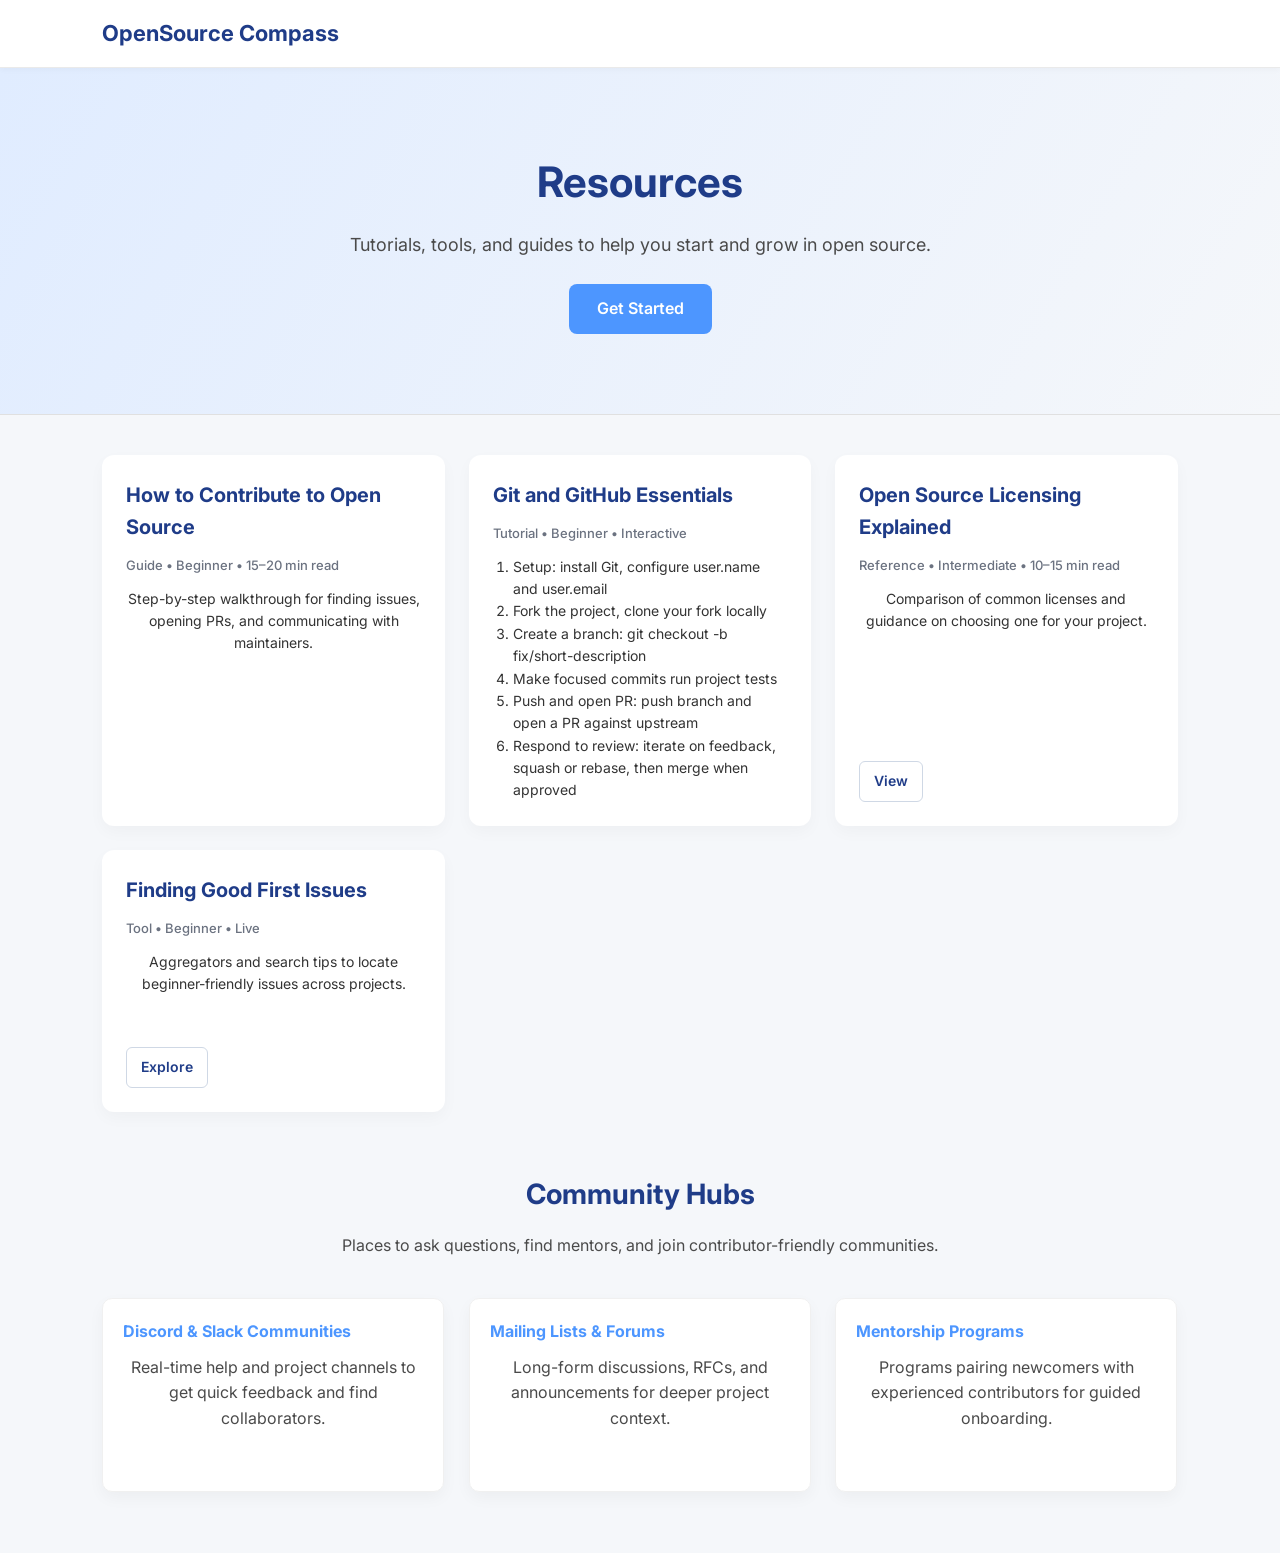
<file: Resources.html>
<!DOCTYPE html>
<html lang="en">
<head>
  <meta charset="utf-8" />
  <title>OpenSource Compass — Resources</title>
  <meta name="viewport" content="width=device-width, initial-scale=1" />
  <link href="https://fonts.googleapis.com/css2?family=Inter:wght@400;600;700&display=swap" rel="stylesheet" />
  <link rel="stylesheet" href="css/style.css" />
  <style>
    :root {
      --primary-blue: #1F3C88;
      --secondary-blue: #4D96FF;
      --light-gray: #F5F7FA;
      --text-dark: #2E2E2E;
      --success-green: #3CCF91;
      --white: #FFFFFF;
      --hover-shadow: 0 12px 25px rgba(0,0,0,0.08);
    }

    body {
      font-family: 'Inter', sans-serif;
      background-color: var(--light-gray);
      color: var(--text-dark);
      line-height: 1.6;
    }

    header {
      background-color: var(--white);
      border-bottom: 1px solid #eaeaea;
      padding: 16px 8%;
      display: flex;
      justify-content: space-between;
      align-items: center;
      position: sticky;
      top: 0;
      z-index: 10;
      box-shadow: 0 2px 6px rgba(0,0,0,0.03);
    }

    header h1 {
      color: var(--primary-blue);
      font-size: 22px;
      font-weight: 700;
    }

    nav a {
      margin-left: 24px;
      font-weight: 500;
      color: var(--text-dark);
      transition: color 0.3s ease;
    }

    nav a:hover {
      color: var(--secondary-blue);
    }

    .resources-hero {
      background: linear-gradient(120deg, #E0ECFF, #F5F7FA);
      padding: 80px 8%;
      text-align: center;
      border-bottom: 1px solid #e0e0e0;
    }

    .resources-hero h2 {
      font-size: 42px;
      color: var(--primary-blue);
      margin-bottom: 16px;
    }

    .resources-hero p {
      font-size: 18px;
      max-width: 700px;
      margin: auto;
      margin-bottom: 24px;
      color: #4a4a4a;
    }

    .resources-hero .btn-primary {
      padding: 12px 28px;
      font-size: 16px;
      border-radius: 8px;
      text-decoration: none;
      display: inline-block;
      transition: transform 0.2s;
    }

    .resources-hero .btn-primary:hover {
      transform: translateY(-2px);
      box-shadow: 0 6px 20px rgba(0,0,0,0.1);
    }

    .resources-grid {
      display: grid;
      grid-template-columns: repeat(auto-fit, minmax(260px, 1fr));
      gap: 24px;
      margin: 40px 8%;
    }

    .resource-card {
      background: var(--white);
      padding: 24px;
      border-radius: 12px;
      box-shadow: 0 6px 16px rgba(0,0,0,0.03);
      display: flex;
      flex-direction: column;
      gap: 12px;
      transition: transform 0.3s ease, box-shadow 0.3s ease;
    }

    .resource-card:hover {
      transform: translateY(-6px);
      box-shadow: var(--hover-shadow);
    }

    .resource-card h4 {
      color: var(--primary-blue);
      font-size: 20px;
      margin: 0;
    }

    .resource-meta {
      font-size: 13px;
      color: #6b7280;
      font-weight: 500;
    }

    .resource-card p, .resource-card ol {
      font-size: 14px;
      color: #333;
    }

    .resource-card ol {
      margin-left: 20px;
    }

    .resource-actions {
      margin-top: auto;
      display: flex;
      gap: 10px;
    }

    .btn-outline {
      border: 1px solid #cfd8e5;
      background: transparent;
      color: var(--primary-blue);
      padding: 8px 14px;
      border-radius: 6px;
      text-decoration: none;
      font-weight: 600;
      font-size: 14px;
      transition: background 0.3s, color 0.3s;
    }

    .btn-outline:hover {
      background: var(--primary-blue);
      color: var(--white);
    }

    .btn-primary {
      background: var(--secondary-blue);
      color: var(--white);
      padding: 8px 14px;
      border-radius: 6px;
      text-decoration: none;
      font-weight: 600;
      font-size: 14px;
      transition: transform 0.2s, box-shadow 0.2s;
    }

    .btn-primary:hover {
      transform: translateY(-2px);
      box-shadow: 0 6px 18px rgba(0,0,0,0.1);
    }

    .filters {
      display: flex;
      gap: 12px;
      flex-wrap: wrap;
      margin-top: 12px;
      justify-content: center;
    }

    .filter-pill {
      background: #fff;
      border: 1px solid #e6eefc;
      color: var(--primary-blue);
      padding: 6px 12px;
      border-radius: 999px;
      font-size: 13px;
      cursor: pointer;
      transition: background 0.2s, color 0.2s;
    }

    .filter-pill:hover {
      background: var(--primary-blue);
      color: #fff;
    }

    section h3 {
      font-size: 28px;
      color: var(--primary-blue);
      text-align: center;
      margin-top: 60px;
      margin-bottom: 16px;
    }

    section p {
      text-align: center;
      color: #4a4a4a;
      margin-bottom: 40px;
      max-width: 700px;
      margin-left: auto;
      margin-right: auto;
    }

    .card-container {
      display: grid;
      grid-template-columns: repeat(auto-fit, minmax(240px, 1fr));
      gap: 24px;
      margin: 0 8% 60px 8%;
    }

    .card {
      background: var(--white);
      padding: 20px;
      border-radius: 10px;
      box-shadow: 0 6px 16px rgba(0,0,0,0.04);
      transition: transform 0.3s, box-shadow 0.3s;
    }

    .card:hover {
      transform: translateY(-5px);
      box-shadow: var(--hover-shadow);
    }

    .card h4 {
      color: var(--secondary-blue);
      margin-bottom: 10px;
    }

    footer {
      background-color: var(--primary-blue);
      color: #fff;
      text-align: center;
      padding: 28px 8%;
      font-size: 14px;
      margin-top: 60px;
    }

    @media (max-width: 768px) {
      .resources-hero {
        padding: 50px 6%;
      }
      .resources-hero h2 {
        font-size: 32px;
      }
      .resources-hero p {
        font-size: 16px;
      }
    }
  </style>
</head>
<body>

<header>
  <h1>OpenSource Compass</h1>
</header>

<section class="resources-hero">
  <h2>Resources</h2>
  <p>Tutorials, tools, and guides to help you start and grow in open source.</p>
  <a href="#" class="btn-primary">Get Started</a>
</section>

<section>
  <div class="resources-grid">
    <article class="resource-card">
      <h4>How to Contribute to Open Source</h4>
      <div class="resource-meta">Guide • Beginner • 15–20 min read</div>
      <p>Step-by-step walkthrough for finding issues, opening PRs, and communicating with maintainers.</p>
    </article>

    <article class="resource-card">
      <h4>Git and GitHub Essentials</h4>
      <div class="resource-meta">Tutorial • Beginner • Interactive</div>
      <ol>
        <li>Setup: install Git, configure user.name and user.email</li>
        <li>Fork the project, clone your fork locally</li>
        <li>Create a branch: git checkout -b fix/short-description</li>
        <li>Make focused commits run project tests</li>
        <li>Push and open PR: push branch and open a PR against upstream</li>
        <li>Respond to review: iterate on feedback, squash or rebase, then merge when approved</li>
      </ol>
    </article>

    <article class="resource-card">
      <h4>Open Source Licensing Explained</h4>
      <div class="resource-meta">Reference • Intermediate • 10–15 min read</div>
      <p>Comparison of common licenses and guidance on choosing one for your project.</p>
      <div class="resource-actions">
        <a class="btn-outline" href="https://github.com/sayeeg-11/OpenSource-Compass">View</a>
      </div>
    </article>

    <article class="resource-card">
      <h4>Finding Good First Issues</h4>
      <div class="resource-meta">Tool • Beginner • Live</div>
      <p>Aggregators and search tips to locate beginner-friendly issues across projects.</p>
      <div class="resource-actions">
        <a class="btn-outline" href="https://github.com/sayeeg-11/OpenSource-Compass">Explore</a>
      </div>
    </article>
  </div>
</section>

<section>
  <h3>Community Hubs</h3>
  <p>Places to ask questions, find mentors, and join contributor-friendly communities.</p>
  <div class="card-container">
    <div class="card">
      <h4>Discord & Slack Communities</h4>
      <p>Real-time help and project channels to get quick feedback and find collaborators.</p>
    </div>
    <div class="card">
      <h4>Mailing Lists & Forums</h4>
      <p>Long-form discussions, RFCs, and announcements for deeper project context.</p>
    </div>
    <div class="card">
      <h4>Mentorship Programs</h4>
      <p>Programs pairing newcomers with experienced contributors for guided onboarding.</p>
    </div>
  </div>
</section>



</body>
</html>
</file>
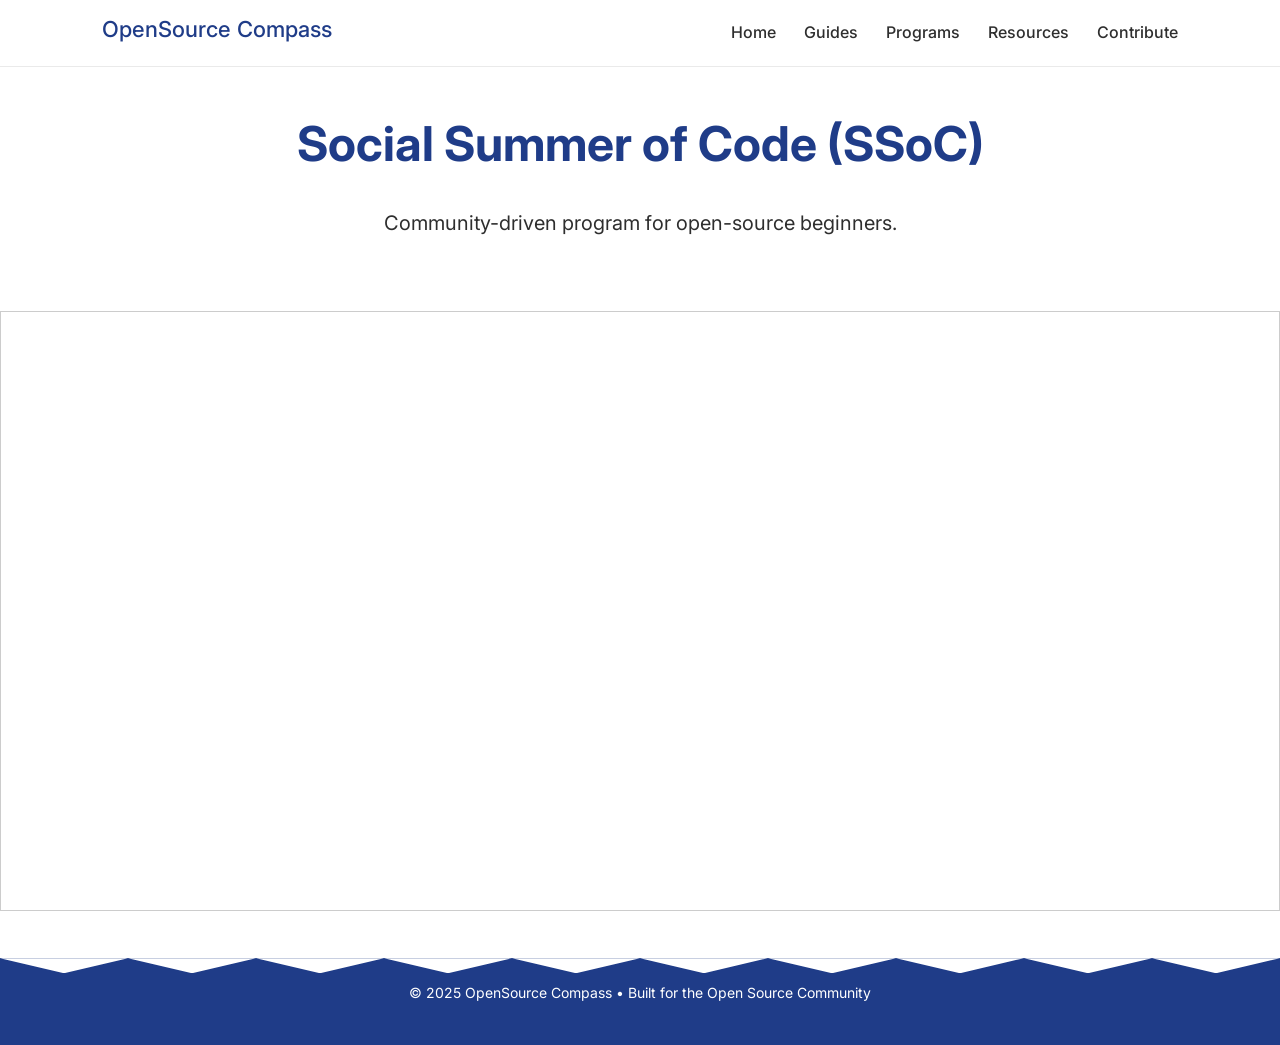
<file: ssoc.html>
<!DOCTYPE html>
<html lang="en">
<head>
    <meta charset="UTF-8">
    <title>OpenSource Compass</title>
    <meta name="viewport" content="width=device-width, initial-scale=1.0">

    <!-- Google Font -->
    <link href="https://fonts.googleapis.com/css2?family=Inter:wght@400;600;700&display=swap" rel="stylesheet">
    <link href="https://cdn.jsdelivr.net/npm/bootstrap@5.3.8/dist/css/bootstrap.min.css" rel="stylesheet" integrity="sha384-sRIl4kxILFvY47J16cr9ZwB07vP4J8+LH7qKQnuqkuIAvNWLzeN8tE5YBujZqJLB" crossorigin="anonymous">

    <link rel="stylesheet" href="css/style.css">

    <style>
        :root {
            --primary-blue: #1F3C88;
            --secondary-blue: #4D96FF;
            --light-gray: #F5F7FA;
            --text-dark: #2E2E2E;
            --success-green: #3CCF91;
            --white: #FFFFFF;
        }

        * {
            margin: 0;
            padding: 0;
            box-sizing: border-box;
            font-family: 'Inter', sans-serif;
        }

        body {
            background-color: var(--white);
            color: var(--text-dark);
            line-height: 1.6;
        }

        /* ---------- Navbar ---------- */
        header {
            background-color: var(--white);
            border-bottom: 1px solid #eaeaea;
            padding: 16px 8%;
            display: flex;
            justify-content: space-between;
            align-items: center;
        }

        header h1 {
            color: var(--primary-blue);
            font-size: 22px;
        }

        nav a {
            margin-left: 24px;
            text-decoration: none;
            color: var(--text-dark);
            font-weight: 500;
        }

        nav a:hover {
            color: var(--secondary-blue);
        }

        /* ---------- Hero Section ---------- */
        .hero {
            background-color: var(--light-gray);
            padding: 80px 8%;
            display: flex;
            flex-direction: column;
            align-items: flex-start;
        }

        .hero h2 {
            font-size: 42px;
            color: var(--primary-blue);
            margin-bottom: 16px;
        }

        .hero p {
            max-width: 600px;
            font-size: 18px;
            margin-bottom: 32px;
        }

        .hero button {
            background-color: var(--secondary-blue);
            color: var(--white);
            border: none;
            padding: 14px 28px;
            font-size: 16px;
            border-radius: 6px;
            cursor: pointer;
        }

        .hero button:hover {
            background-color: var(--primary-blue);
        }

        /* ---------- Section Common ---------- */
        section {
            padding: 64px 8%;
        }

        section h3 {
            font-size: 28px;
            color: var(--primary-blue);
            margin-bottom: 12px;
        }

        section p {
            max-width: 700px;
            margin-bottom: 32px;
        }

        /* ---------- Cards ---------- */
        .card-container {
            display: grid;
            grid-template-columns: repeat(auto-fit, minmax(250px, 1fr));
            gap: 24px;
        }

        .card {
            background-color: var(--white);
            padding: 24px;
            border-radius: 8px;
            box-shadow: 0 8px 20px rgba(0,0,0,0.05);
        }

        .card h4 {
            margin-bottom: 10px;
            color: var(--secondary-blue);
        }

        /* ---------- Programs Section ---------- */
        .programs {
            background-color: var(--light-gray);
        }

        .badge {
            display: inline-block;
            background-color: var(--success-green);
            color: var(--white);
            padding: 4px 10px;
            border-radius: 12px;
            font-size: 12px;
            margin-top: 10px;
        }

        /* ---------- Footer ---------- */
        footer {
            background-color: var(--primary-blue);
            color: var(--white);
            text-align: center;
            padding: 24px;
            margin-top: 40px;
        }

        footer p {
            font-size: 14px;
        }

        /* ---------- Responsive ---------- */
        @media (max-width: 768px) {
            .hero h2 {
                font-size: 32px;
            }
        }
    </style>
</head>

<!-- Navbar -->
<header>
    <h1>OpenSource Compass</h1>
    <nav>
        <a href="index.html">Home</a>
        <a href="guides.html">Guides</a>
        <a href="#">Programs</a>
        <a href="#">Resources</a>
        <a href="#">Contribute</a>
    </nav>
</header>

<div class="py-5"> 
    <h1 class="display-5 fw-bold text-center" style="color: #1F3C88;">Social Summer of Code (SSoC)</h1><br>

    <div class="col-lg-6 mx-auto"> 
        <p class="fs-5 mb-4 text-center">
  Community-driven program for open-source beginners.
</p>

    </div> 
</div>

<iframe 
  src="guides_pdf/SSoC.pdf" 
  width="100%" 
  height="600px" 
  style="border:1px solid #ccc;"
  title="Embedded PDF">
</iframe>

<footer>
    <p>© 2025 OpenSource Compass • Built for the Open Source Community</p>
</footer>

</html>
</file>
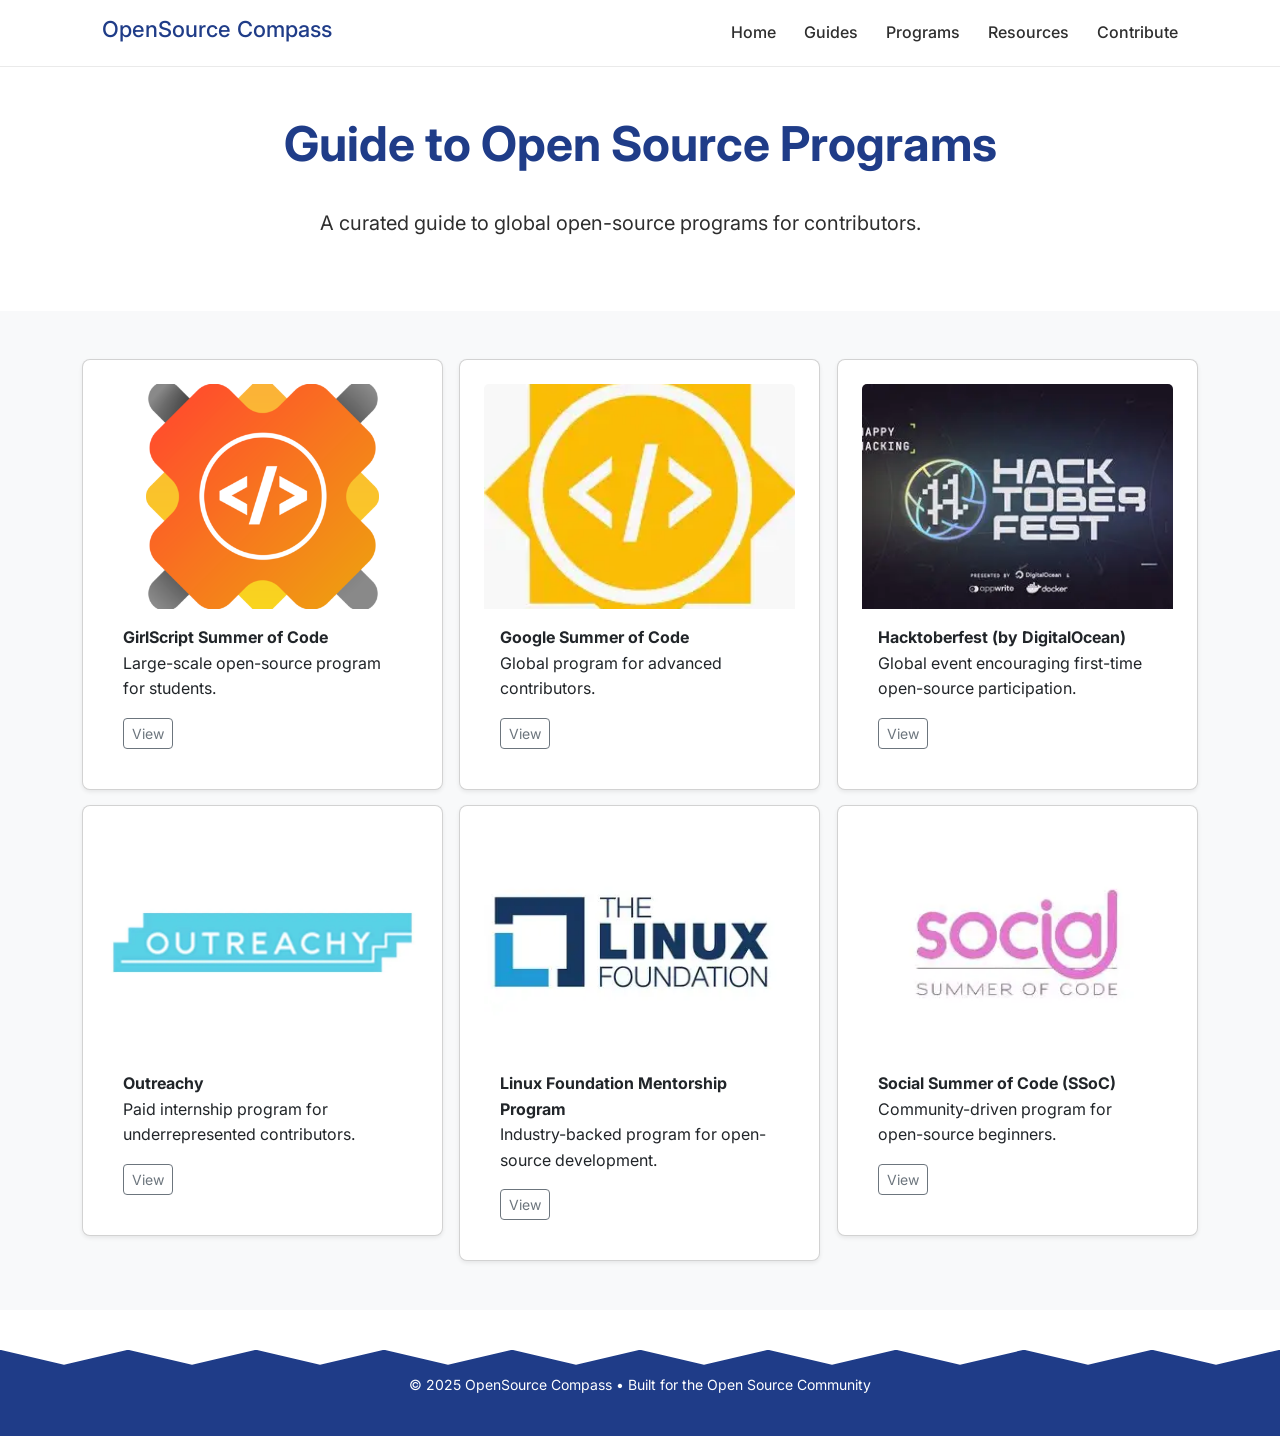
<file: pages/guides.html>
<!DOCTYPE html>
<html lang="en">
<head>
    <meta charset="UTF-8">
    <title>OpenSource Compass</title>
    <meta name="viewport" content="width=device-width, initial-scale=1.0">

    <!-- Google Font -->
    <link href="https://fonts.googleapis.com/css2?family=Inter:wght@400;600;700&display=swap" rel="stylesheet">
    <link rel="stylesheet" href="../css/style.css">
    <link href="https://cdn.jsdelivr.net/npm/bootstrap@5.3.8/dist/css/bootstrap.min.css" rel="stylesheet" integrity="sha384-sRIl4kxILFvY47J16cr9ZwB07vP4J8+LH7qKQnuqkuIAvNWLzeN8tE5YBujZqJLB" crossorigin="anonymous">

    <style>
        :root {
            --primary-blue: #1F3C88;
            --secondary-blue: #4D96FF;
            --light-gray: #F5F7FA;
            --text-dark: #2E2E2E;
            --success-green: #3CCF91;
            --white: #FFFFFF;
        }

        * {
            margin: 0;
            padding: 0;
            box-sizing: border-box;
            font-family: 'Inter', sans-serif;
        }

        body {
            background-color: var(--white);
            color: var(--text-dark);
            line-height: 1.6;
        }

        /* ---------- Navbar ---------- */
        header {
            background-color: var(--white);
            border-bottom: 1px solid #eaeaea;
            padding: 16px 8%;
            display: flex;
            justify-content: space-between;
            align-items: center;
        }

        header h1 {
            color: var(--primary-blue);
            font-size: 22px;
        }

        nav a {
            margin-left: 24px;
            text-decoration: none;
            color: var(--text-dark);
            font-weight: 500;
        }

        nav a:hover {
            color: var(--secondary-blue);
        }

        /* ---------- Hero Section ---------- */
        .hero {
            background-color: var(--light-gray);
            padding: 80px 8%;
            display: flex;
            flex-direction: column;
            align-items: flex-start;
        }

        .hero h2 {
            font-size: 42px;
            color: var(--primary-blue);
            margin-bottom: 16px;
        }

        .hero p {
            max-width: 600px;
            font-size: 18px;
            margin-bottom: 32px;
        }

        .hero button {
            background-color: var(--secondary-blue);
            color: var(--white);
            border: none;
            padding: 14px 28px;
            font-size: 16px;
            border-radius: 6px;
            cursor: pointer;
        }

        .hero button:hover {
            background-color: var(--primary-blue);
        }

        /* ---------- Section Common ---------- */
        section {
            padding: 64px 8%;
        }

        section h3 {
            font-size: 28px;
            color: var(--primary-blue);
            margin-bottom: 12px;
        }

        section p {
            max-width: 700px;
            margin-bottom: 32px;
        }

        /* ---------- Cards ---------- */
        .card-container {
            display: grid;
            grid-template-columns: repeat(auto-fit, minmax(250px, 1fr));
            gap: 24px;
        }

        .card {
            background-color: var(--white);
            padding: 24px;
            border-radius: 8px;
            box-shadow: 0 8px 20px rgba(0,0,0,0.05);
        }

        .card h4 {
            margin-bottom: 10px;
            color: var(--secondary-blue);
        }

        /* ---------- Programs Section ---------- */
        .programs {
            background-color: var(--light-gray);
        }

        .badge {
            display: inline-block;
            background-color: var(--success-green);
            color: var(--white);
            padding: 4px 10px;
            border-radius: 12px;
            font-size: 12px;
            margin-top: 10px;
        }

        /* ---------- Footer ---------- */
        footer {
            background-color: var(--primary-blue);
            color: var(--white);
            text-align: center;
            padding: 24px;
            margin-top: 40px;
        }

        footer p {
            font-size: 14px;
        }

        /* ---------- Responsive ---------- */
        @media (max-width: 768px) {
            .hero h2 {
                font-size: 32px;
            }
        }
    </style>
</head>

<body>

<!-- Navbar -->
<header>
    <h1>OpenSource Compass</h1>
    <nav>
        <a href="index.html">Home</a>
        <a href="guides.html">Guides</a>
        <a href="programs.html">Programs</a>
        <a href="Resources.html">Resources</a>
        <a href="Contribute.html">Contribute</a>
    </nav>
</header>

<div class="py-5"> 
    <h1 class="display-5 fw-bold text-center" style="color: #1F3C88;">Guide to Open Source Programs</h1><br>

    <div class="col-lg-6 mx-auto"> 
        <p class="fs-5 mb-4">A curated guide to global open-source programs for contributors.</p> 
    </div> 
</div>

<div class="album py-5 bg-body-tertiary"> 
    <div class="container"> 
        <div class="row row-cols-1 row-cols-sm-2 row-cols-md-3 g-3"> 
            <div class="col"> 
                <div class="card shadow-sm"> 
                    <img src="../assets/program_logo/ggsoc.png" class="card-img-top"alt="Thumbnail image"style="height: 225px; object-fit: cover;">
                    <div class="card-body"> 
                        <p class="card-text"> <strong>GirlScript Summer of Code</strong> <br>Large-scale open-source program for students.</p> 
                        <div class="d-flex justify-content-between align-items-center"> 
                            <div class="btn-group"> 
                                <a href="gssoc.html" class="btn btn-sm btn-outline-secondary">View</a>
                            </div> 
                        </div> 
                    </div> 
                </div> 
            </div> 
            <div class="col"> 
                <div class="card shadow-sm"> 
                    <img src="../assets/program_logo/gsoc.webp" class="card-img-top"alt="Thumbnail image"style="height: 225px; object-fit: cover;">
                    <div class="card-body"> 
                        <p class="card-text"> <strong>Google Summer of Code</strong> <br>Global program for advanced contributors.</p> 
                        <div class="d-flex justify-content-between align-items-center"> 
                            <div class="btn-group"> 
                                <a href="gsoc.html" class="btn btn-sm btn-outline-secondary">View</a>
                            </div>  
                        </div> 
                    </div> 
                </div> 
            </div> 
            <div class="col"> 
                <div class="card shadow-sm"> 
                    <img src="../assets/program_logo/hacktober.webp" class="card-img-top"alt="Thumbnail image"style="height: 225px; object-fit: cover;">
                    <div class="card-body"> 
                        <p class="card-text"> <strong>Hacktoberfest (by DigitalOcean)</strong> <br>Global event encouraging first-time open-source participation.</p> 
                        <div class="d-flex justify-content-between align-items-center"> 
                            <div class="btn-group"> 
                                <a href="hacktober.html" class="btn btn-sm btn-outline-secondary">View</a>
                            </div>  
                        </div> 
                    </div> 
                </div> 
            </div> 
            <div class="col"> 
                <div class="card shadow-sm"> 
                    <img src="../assets/program_logo/outreachy.webp" class="card-img-top"alt="Thumbnail image"style="height: 225px; object-fit: cover;">
                    <div class="card-body"> 
                        <p class="card-text"> <strong>Outreachy</strong> <br>Paid internship program for underrepresented contributors.</p> 
                        <div class="d-flex justify-content-between align-items-center"> 
                            <div class="btn-group"> 
                                <a href="outreachy.html" class="btn btn-sm btn-outline-secondary">View</a>
                            </div> 
                        </div> 
                    </div> 
                </div> 
            </div>
            <div class="col"> 
                <div class="card shadow-sm"> 
                    <img src="../assets/program_logo/linux.webp" class="card-img-top"alt="Thumbnail image"style="height: 225px; object-fit: cover;">
                    <div class="card-body"> 
                        <p class="card-text"> <strong>Linux Foundation Mentorship Program</strong> <br>Industry-backed program for open-source development.</p> 
                        <div class="d-flex justify-content-between align-items-center"> 
                            <div class="btn-group"> 
                                <a href="linux.html" class="btn btn-sm btn-outline-secondary">View</a>
                            </div>  
                        </div> 
                    </div> 
                </div> 
            </div>
            <div class="col"> 
                <div class="card shadow-sm"> 
                    <img src="../assets/program_logo/ssoc.webp" class="card-img-top"alt="Thumbnail image"style="height: 225px; object-fit: cover;">
                    <div class="card-body"> 
                        <p class="card-text"> <strong>Social Summer of Code (SSoC)</strong> <br>Community-driven program for open-source beginners.</p> 
                        <div class="d-flex justify-content-between align-items-center"> 
                            <div class="btn-group"> 
                                <a href="ssoc.html" class="btn btn-sm btn-outline-secondary">View</a>
                            </div> 
                        </div> 
                    </div> 
                </div> 
            </div>  
        </div> 
    </div> 
</div>
<footer>
    <p>© 2025 OpenSource Compass • Built for the Open Source Community</p>
</footer>
</body>

<script src="https://cdn.jsdelivr.net/npm/bootstrap@5.3.8/dist/js/bootstrap.bundle.min.js" integrity="sha384-FKyoEForCGlyvwx9Hj09JcYn3nv7wiPVlz7YYwJrWVcXK/BmnVDxM+D2scQbITxI" crossorigin="anonymous"></script>
</file>
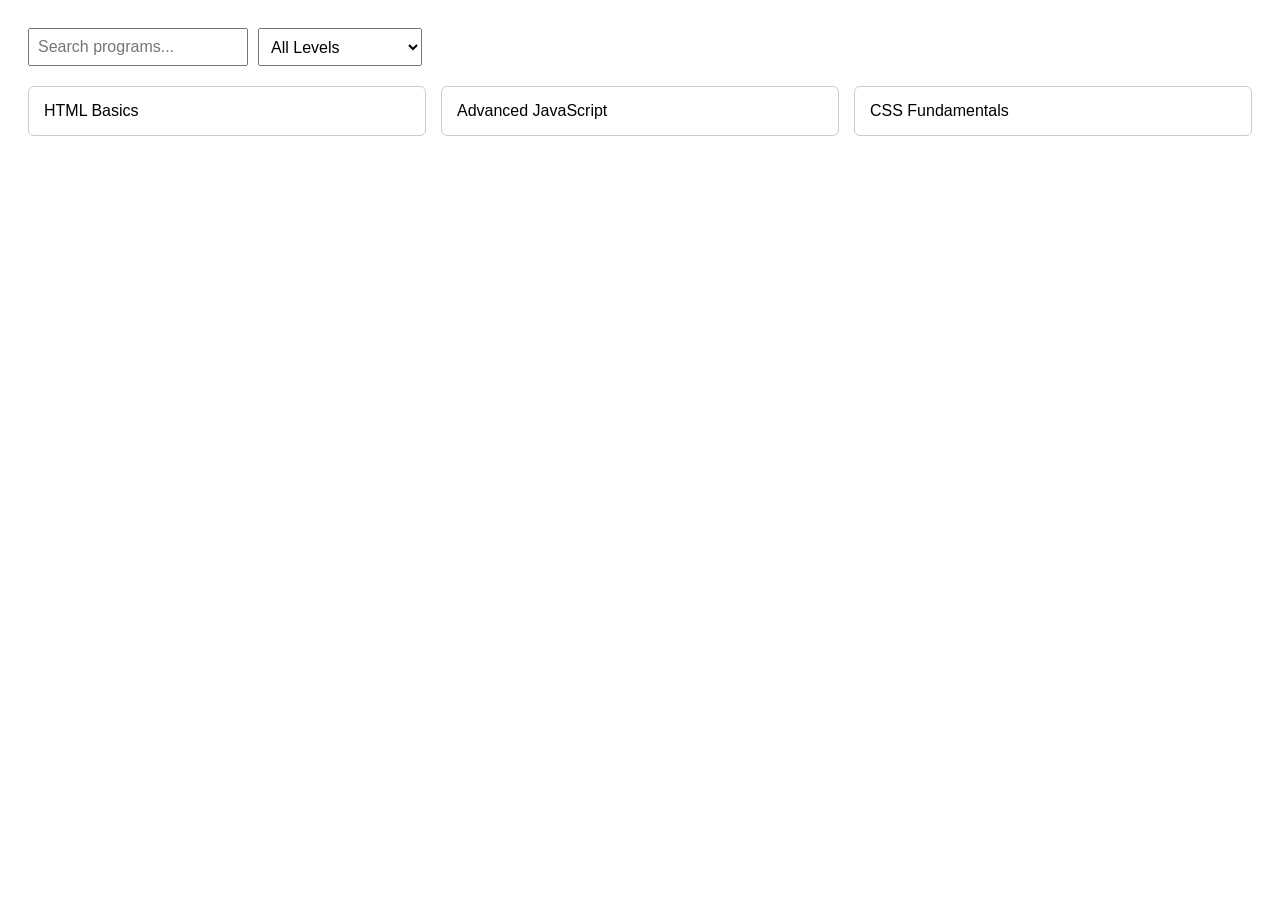
<file: pages/programs.html>
<!DOCTYPE html>
<html lang="en">
<head>
    <meta charset="UTF-8">
    <title>Program Filter</title>
    <meta name="viewport" content="width=device-width, initial-scale=1.0">

    <style>
        body {
            font-family: Arial, sans-serif;
            padding: 20px;
        }

        .filter-section {
            display: flex;
            gap: 10px;
            margin-bottom: 20px;
        }

        #searchBar, #categoryFilter {
            padding: 8px;
            font-size: 16px;
        }

        .card-container {
            display: grid;
            grid-template-columns: repeat(auto-fit, minmax(200px, 1fr));
            gap: 15px;
        }

        .card {
            border: 1px solid #ccc;
            padding: 15px;
            border-radius: 6px;
        }
    </style>
</head>
<body>

    <section class="filter-section">
        <input type="text" id="searchBar" placeholder="Search programs...">
        <select id="categoryFilter">
            <option value="all">All Levels</option>
            <option value="Beginner Friendly">Beginner Friendly</option>
            <option value="Advanced">Advanced</option>
        </select>
    </section>

    <div id="programsGrid" class="card-container">
        <div class="card" data-level="Beginner Friendly">HTML Basics</div>
        <div class="card" data-level="Advanced">Advanced JavaScript</div>
        <div class="card" data-level="Beginner Friendly">CSS Fundamentals</div>
    </div>

</body>
</html>
</file>
<file: css/style.css>
/* =========================
   Global Variables
========================= */
:root {
    --primary-blue: #1F3C88;
    --secondary-blue: #4D96FF;
    --light-gray: #F5F7FA;
    --text-dark: #2E2E2E;
    --success-green: #3CCF91;
    --white: #FFFFFF;
    
    /* Shredded Colors */
    --shred-1: #FF4D4D;
    --shred-2: #4D96FF;
    --shred-3: #FFD93D;
    
    /* New Animation & Glassmorphism Variables */
    --glass-bg: rgba(255, 255, 255, 0.7);
    --transition-speed: 0.3s;
    --anim-curve: cubic-bezier(0.25, 0.46, 0.45, 0.94);
}

/* =========================
   Reset & Base Styles
========================= */
* {
    margin: 0;
    padding: 0;
    box-sizing: border-box;
    font-family: 'Inter', sans-serif;
}

body {
    background-color: var(--white);
    color: var(--text-dark);
    line-height: 1.6;
    overflow-x: hidden; 
}

/* =========================
   Shredded Background Effect
========================= */
.shredded-bg {
    position: relative;
    overflow: hidden;
}

.shredded-bg::before {
    content: "";
    position: absolute;
    top: -50px;
    right: -10%;
    width: 400px;
    height: 400px;
    background: linear-gradient(135deg, var(--shred-1), var(--shred-3));
    clip-path: polygon(10% 0%, 100% 0%, 90% 100%, 0% 100%, 25% 50%);
    opacity: 0.15;
    z-index: -1;
    transform: rotate(15deg);
}

.shredded-bg::after {
    content: "";
    position: absolute;
    bottom: -50px;
    left: -5%;
    width: 300px;
    height: 300px;
    background: linear-gradient(135deg, var(--shred-2), var(--shred-1));
    clip-path: polygon(0% 15%, 100% 30%, 85% 85%, 15% 100%);
    opacity: 0.1;
    z-index: -1;
    transform: rotate(-10deg);
}

/* =========================
   Header / Navbar
========================= */
header {
    background-color: var(--white);
    border-bottom: 1px solid #eaeaea;
    padding: 16px 8%;
    display: flex;
    justify-content: space-between;
    align-items: center;
    position: sticky;
    top: 0;
    z-index: 1000;
}

header h1 a {
    color: var(--primary-blue);
    font-size: 22px;
    font-weight: 700;
}

nav a {
    margin-left: 24px;
    font-weight: 500;
    color: var(--text-dark);
    transition: color 0.3s ease;
}

nav a:hover {
    color: var(--secondary-blue);
}

/* =========================
   Hero Section (Applying Shredded BG)
========================= */
.hero {
    background-color: var(--light-gray);
    padding: 100px 8%;
    display: flex;
    flex-direction: column;
    align-items: flex-start;
}

.hero h2 {
    font-size: 48px;
    color: var(--primary-blue);
    margin-bottom: 16px;
}

.hero p {
    max-width: 600px;
    font-size: 18px;
    margin-bottom: 32px;
    color: #555;
}

.hero button {
    background-color: var(--secondary-blue);
    color: var(--white);
    border: none;
    padding: 16px 32px;
    font-size: 16px;
    font-weight: 600;
    border-radius: 8px;
    cursor: pointer;
    transition: var(--transition-speed) var(--anim-curve);
    box-shadow: 0 4px 15px rgba(77, 150, 255, 0.3);
}

.hero button:hover {
    background-color: var(--primary-blue);
    transform: translateY(-3px);
    box-shadow: 0 8px 25px rgba(77, 150, 255, 0.4);
}

/* =========================
   Cards & Grid
========================= */
.card-grid {
    display: grid;
    grid-template-columns: repeat(auto-fit, minmax(280px, 1fr));
    gap: 30px;
    margin-top: 40px;
}

.card {
    background: var(--white);
    padding: 30px;
    border-radius: 16px;
    border: 1px solid #f0f0f0;
    box-shadow: 0 10px 30px rgba(0, 0, 0, 0.05);
    transition: transform 0.4s ease, box-shadow 0.4s ease;
}

.card:hover {
    transform: translateY(-10px);
    box-shadow: 0 20px 40px rgba(0, 0, 0, 0.1);
}

.card h4 {
    margin-bottom: 10px;
    color: var(--secondary-blue);
}

.fade-in-up {
    opacity: 0;
    transform: translateY(30px);
    transition: opacity 0.8s var(--anim-curve), transform 0.8s var(--anim-curve);
}

.fade-in-up.active {
    opacity: 1;
    transform: translateY(0);
}

/* =========================
   Why Section - Specific Styling
    border-color: var(--secondary-blue);
}

.card h4 {
    margin-bottom: 12px;
    color: var(--primary-blue);
    font-size: 20px;
}

/* =========================
   Footer (Shredded Look)
========================= */
footer {
    background-color: var(--primary-blue);
    color: var(--white);
    text-align: center;
    padding: 40px 8%;
    position: relative;
}

footer::before {
    content: "";
    position: absolute;
    top: 0;
    left: 0;
    width: 100%;
    height: 15px;
    background: var(--white);
    clip-path: polygon(0 0, 5% 100%, 10% 0, 15% 100%, 20% 0, 25% 100%, 30% 0, 35% 100%, 40% 0, 45% 100%, 50% 0, 55% 100%, 60% 0, 65% 100%, 70% 0, 75% 100%, 80% 0, 85% 100%, 90% 0, 95% 100%, 100% 0);
}
@media (max-width: 768px) {
    header {
        flex-direction: row;
        justify-content: space-between;
    }

    .hamburger {
        display: block;
    }

    .hamburger.active {
        display: none;
    }

    nav {
        display: none;
        flex-direction: column;
        align-items: flex-start;
        width: 100%;
        position: absolute;
        top: 0;
        left: 0;
        background-color: var(--white);
        padding: 20px 8%;
        box-shadow: 0 8px 16px rgba(0,0,0,0.1);
    }

    nav.active {
        display: flex;
    }

    nav.active .close-icon {
        display: block;
    }

    nav a {
        margin: 10px 0;
        width: 100%;
        font-size: 20px;
        margin: 20px 0;
    }

    .profile-dropdown {
        width: 100%;
        margin: 20px 0;
    }

    .profile-icon {
        width: 100%;
        border-radius: 6px;
        margin-left: 0;
        justify-content: center;
    }

    .profile-menu {
        position: static;
        box-shadow: none;
        border: 1px solid #e0e0e0;
        margin-top: 10px;
        border-radius: 6px;
    }

    .hero {
        padding: 60px 8%;
    }
    
    .hero h2 {
        font-size: 32px;
    }
    
    .hero p {
        font-size: 16px;
    }

    section {
        padding: 48px 8%;
    }

    section h3 {
        font-size: 24px;
    }
}

@media (max-width: 480px) {
    .hero h2 {
        font-size: 28px;
    }

    .hero p {
        font-size: 15px;
    }
    
    .card-container {
        grid-template-columns: 1fr;
    }
}


/* Hover effect to the cards */

/* Base card style */
.card {
  background: #ffffff;
  border-radius: 12px;
  padding: 1.5rem;
  transition: 
    transform 0.3s ease,
    box-shadow 0.3s ease;
  box-shadow: 0 4px 12px rgba(0, 0, 0, 0.08);
  will-change: transform, box-shadow;
}

/* Hover interaction */
.card:hover {
  transform: translateY(-6px) scale(1.02);
  box-shadow: 0 12px 28px rgba(0, 0, 0, 0.15);

/* =========================
   Animations
.fade-in-up {
    opacity: 0;
    transform: translateY(30px);
    transition: opacity 0.8s var(--anim-curve), transform 0.8s var(--anim-curve);
}

.fade-in-up.active {
    opacity: 1;
    transform: translateY(0);
}

/* Scroll To Top */
#scrollTopBtn {
    position: fixed;
    bottom: 30px;
    right: 30px;
    background: var(--secondary-blue);
    color: white;
    border: none;
    width: 50px;
    height: 50px;
    border-radius: 50%;
    cursor: pointer;
    box-shadow: 0 5px 15px rgba(0,0,0,0.2);
    display: none;
    z-index: 99;
}
</file>
